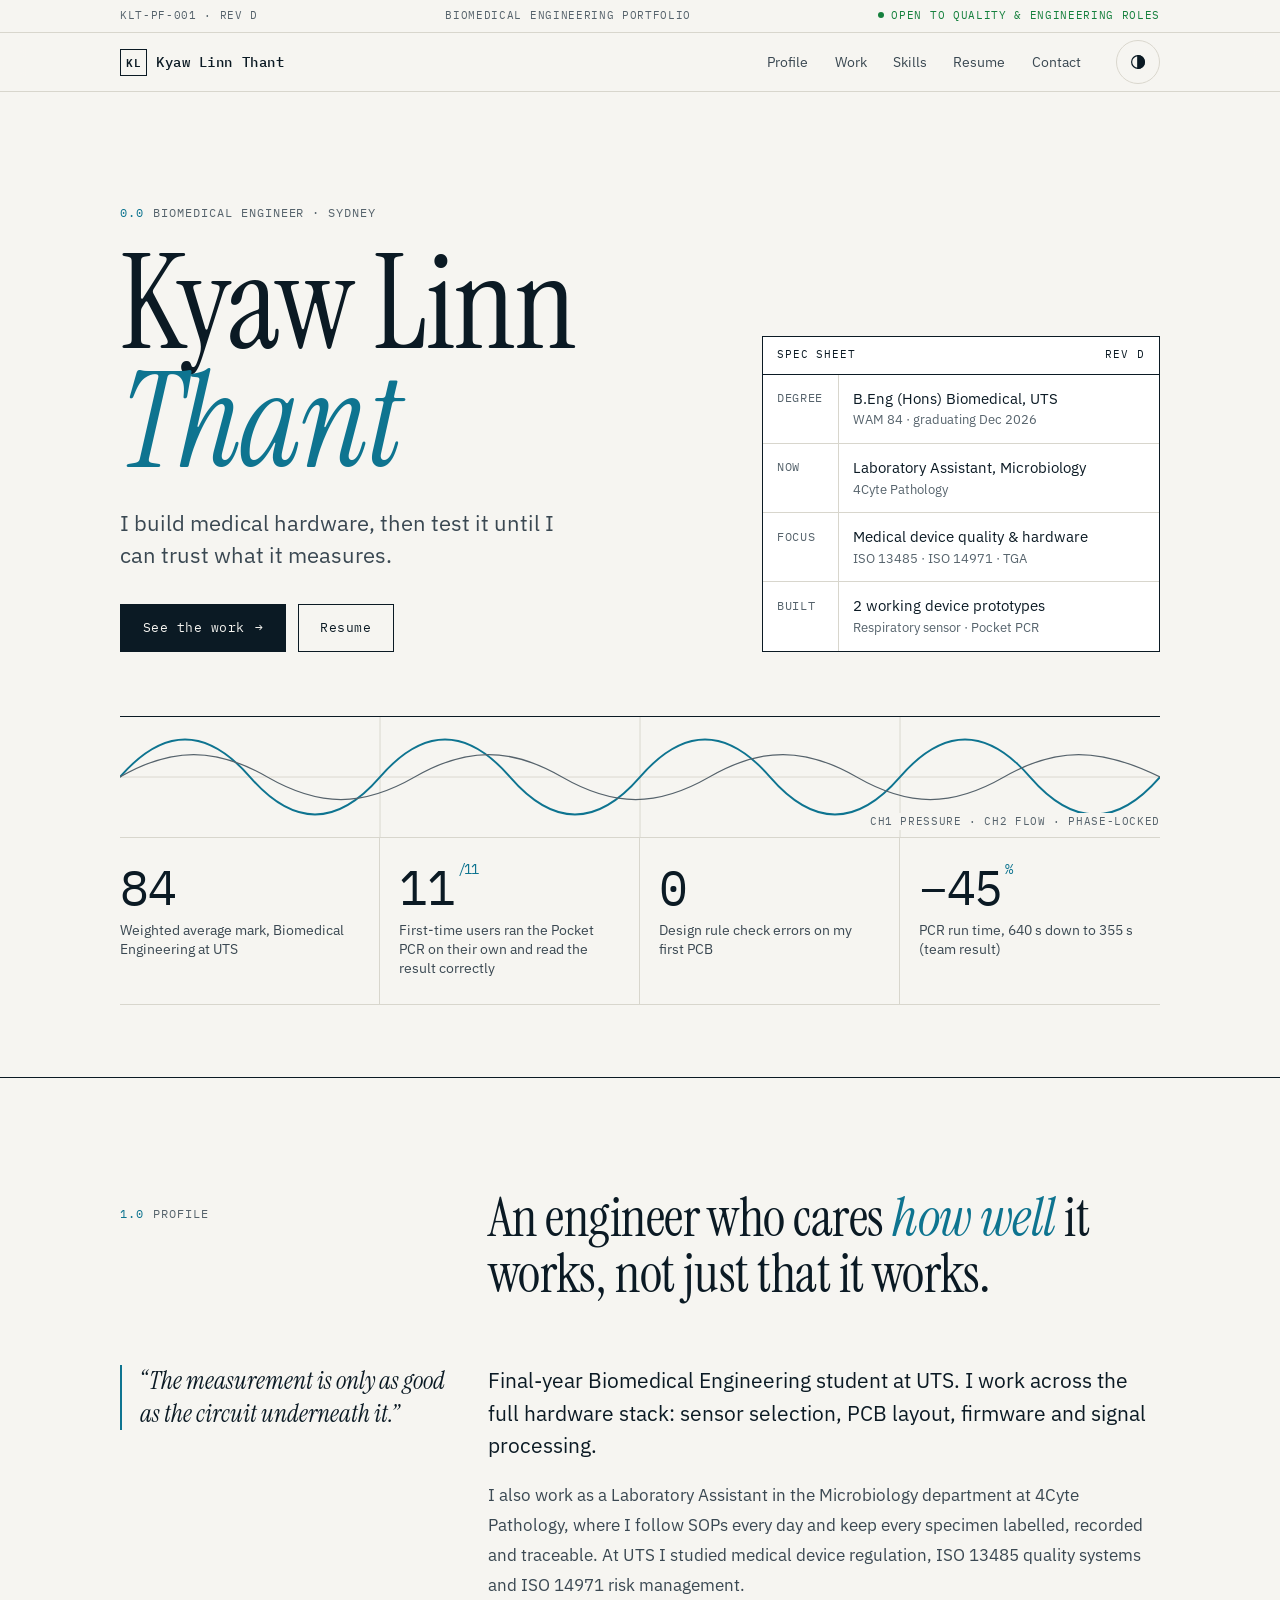
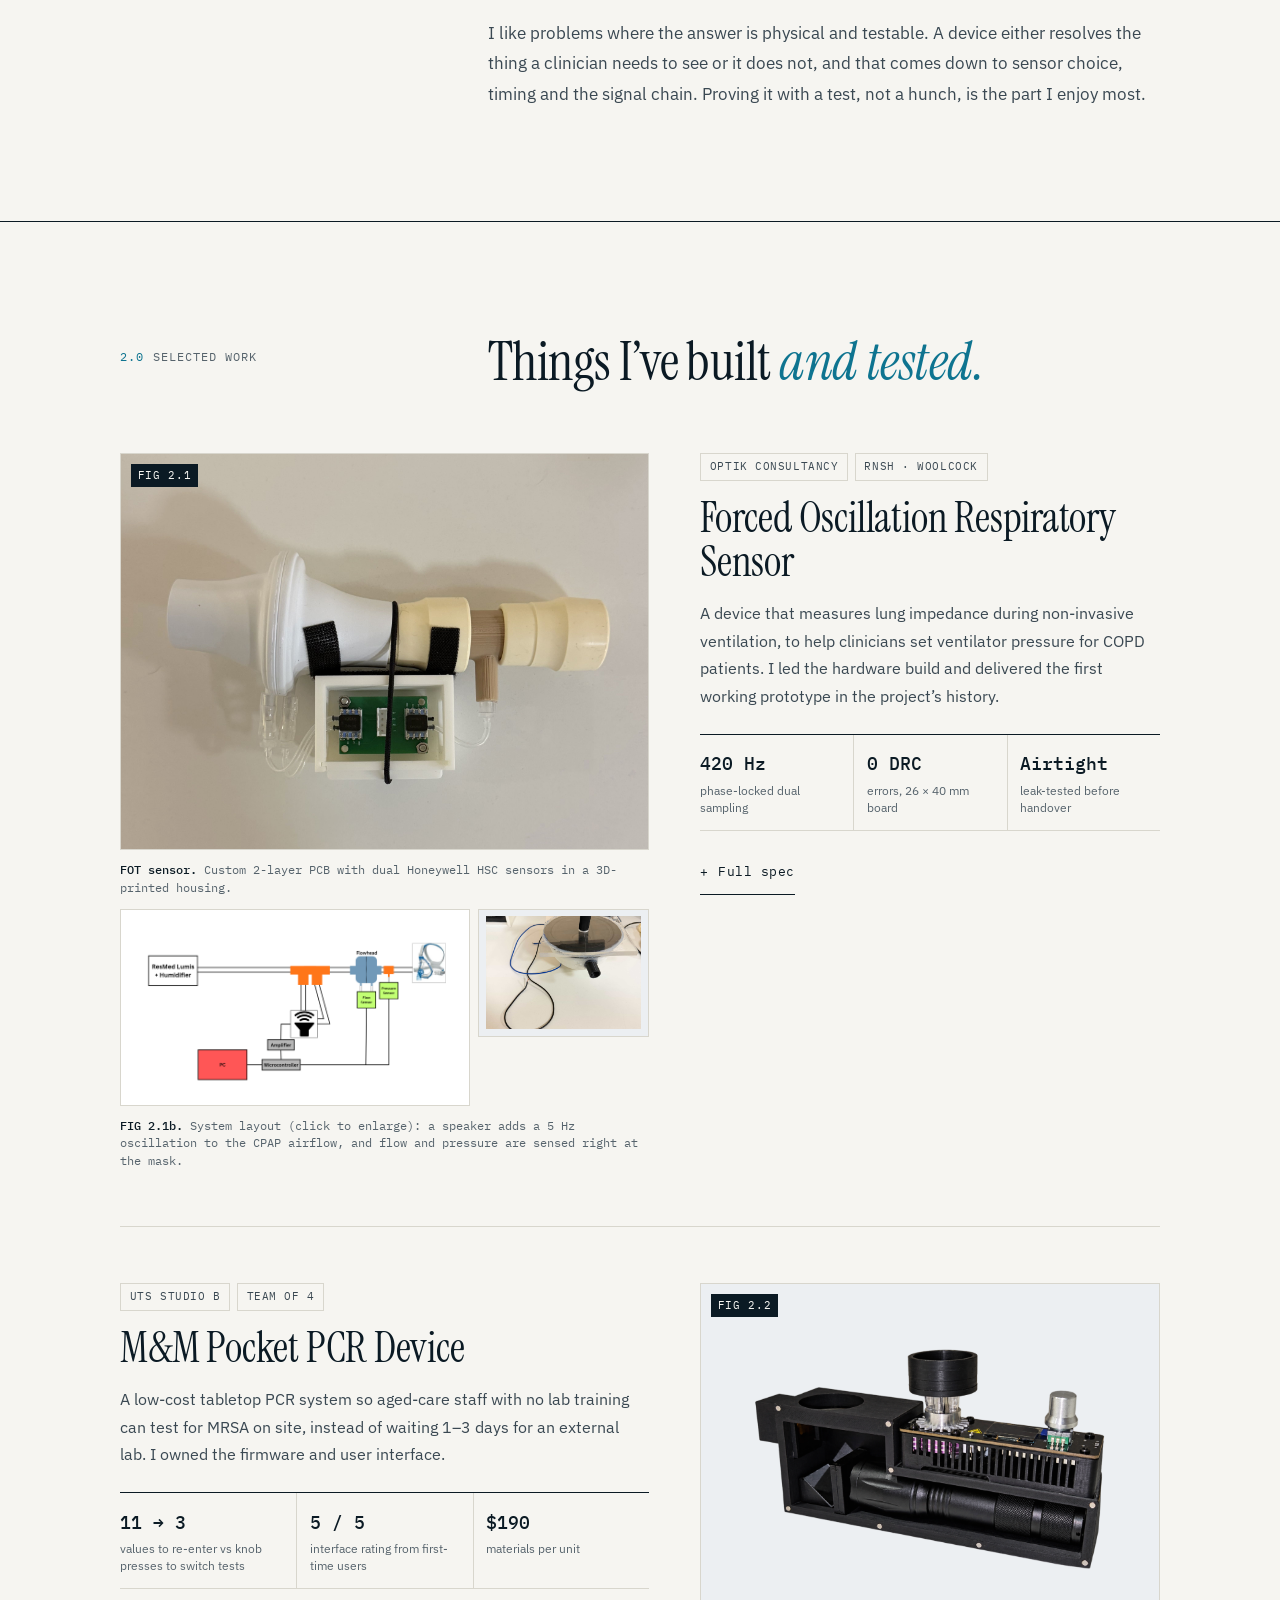
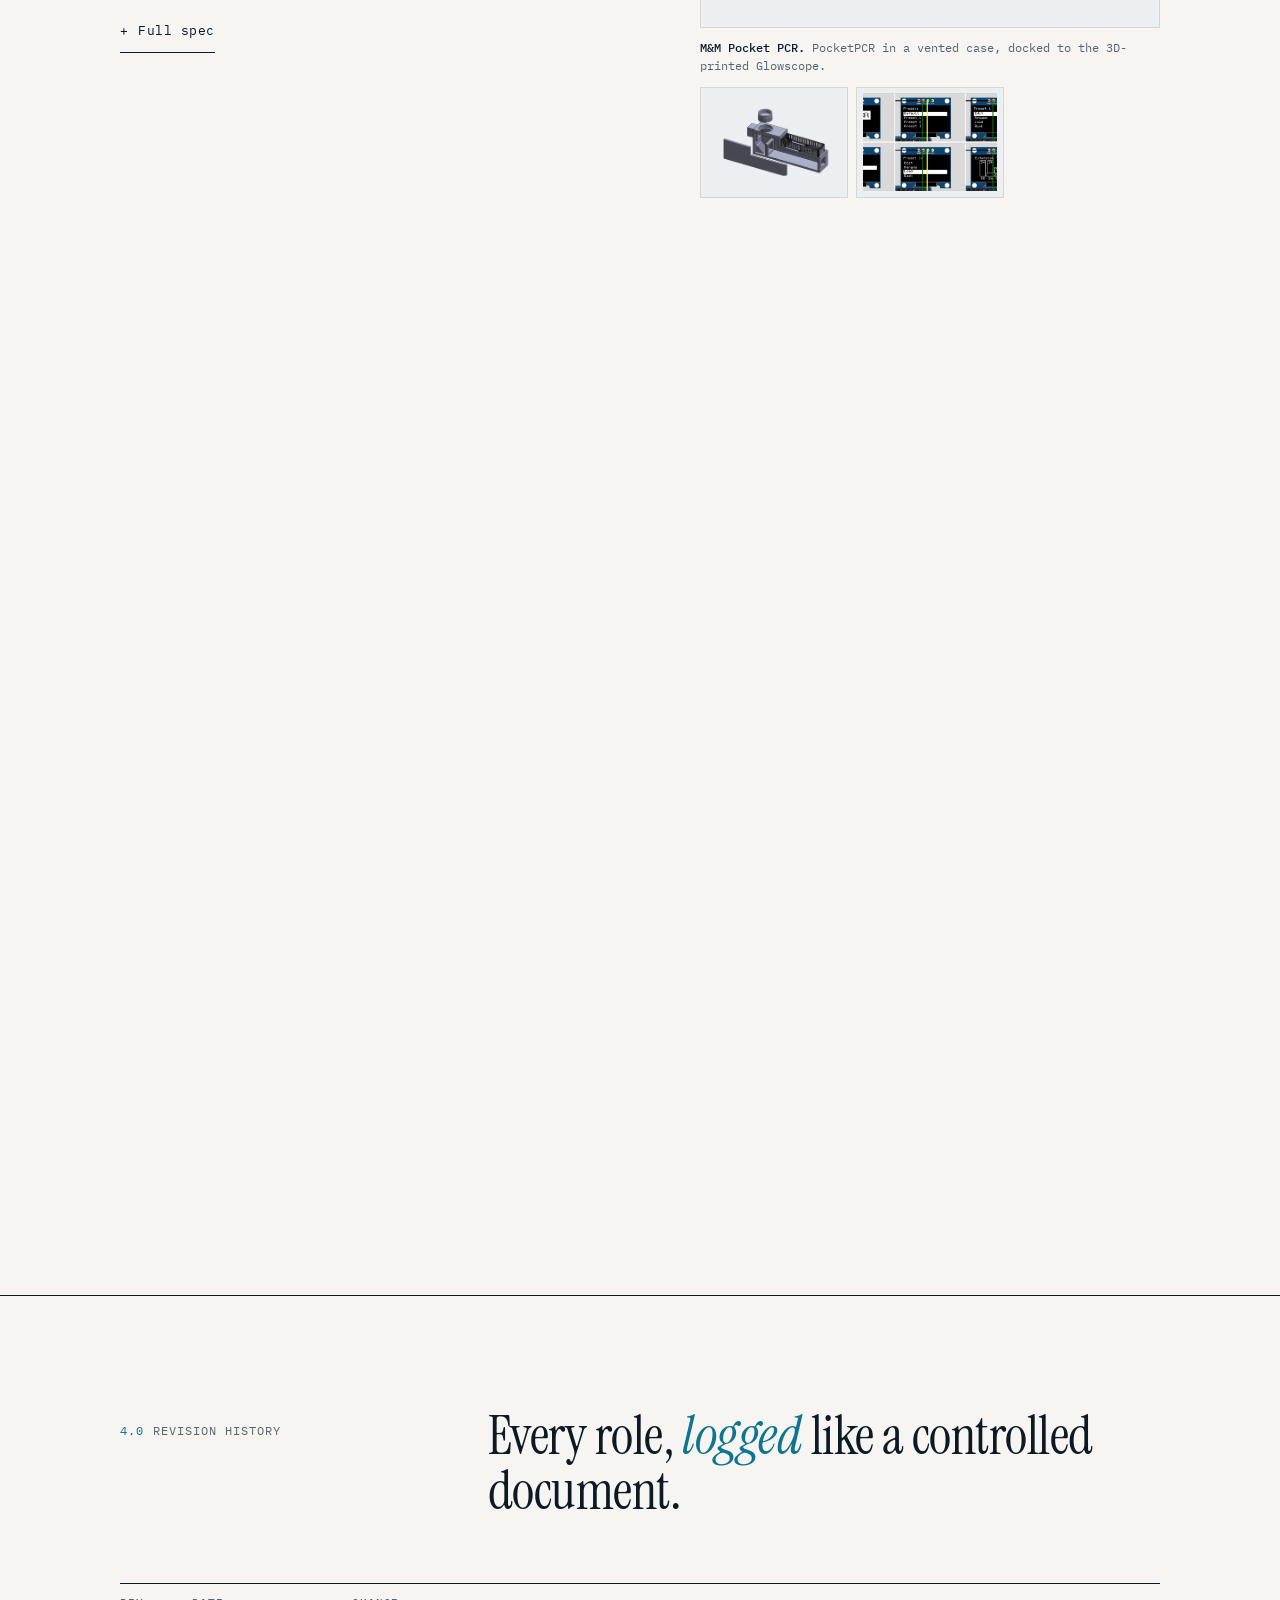
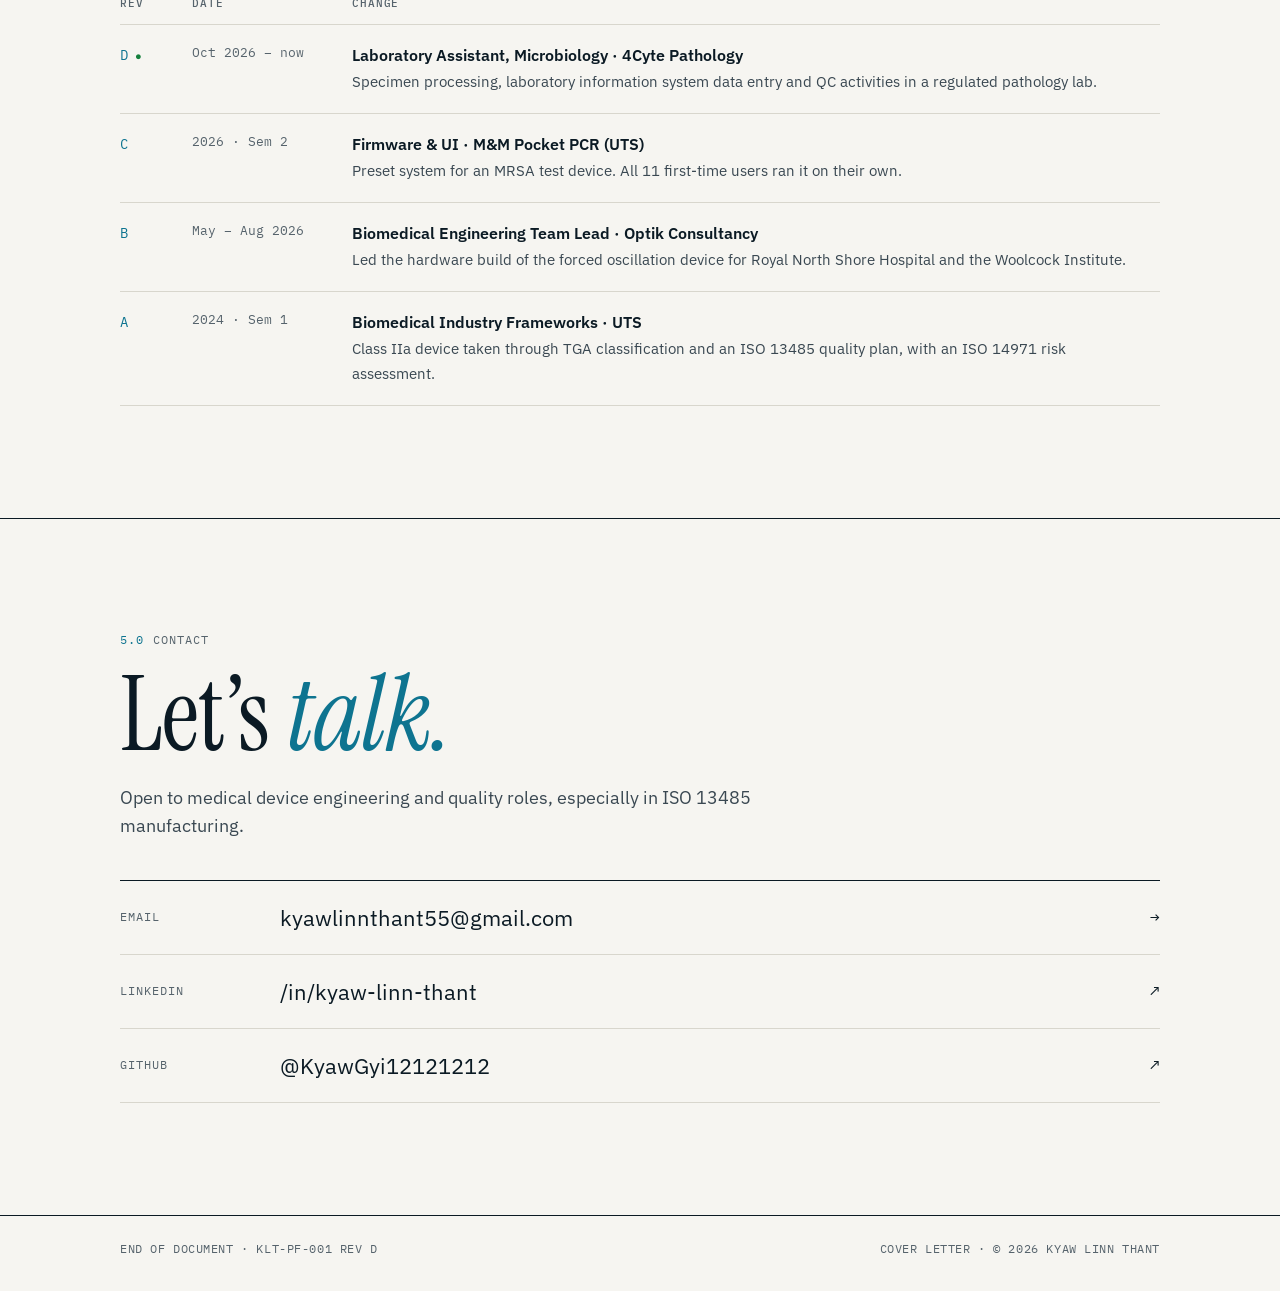
<file: index.html>
<!DOCTYPE html>
<html lang="en" class="no-js">
<head>
<meta charset="UTF-8">
<meta name="viewport" content="width=device-width, initial-scale=1.0">
<title>Kyaw Linn Thant | Biomedical Engineer</title>
<meta name="description" content="Kyaw Linn Thant: biomedical engineer in Sydney. Medical device hardware, firmware and quality (ISO 13485, ISO 14971).">
<link rel="preconnect" href="https://fonts.googleapis.com">
<link rel="preconnect" href="https://fonts.gstatic.com" crossorigin>
<link href="https://fonts.googleapis.com/css2?family=IBM+Plex+Mono:wght@400;500&family=IBM+Plex+Sans:wght@400;500;600&family=Instrument+Serif:ital@0;1&display=swap" rel="stylesheet">
<link rel="stylesheet" href="style.css">
<script>
  document.documentElement.classList.remove('no-js');
  try { var t = localStorage.getItem('theme'); if (t) document.documentElement.dataset.theme = t; } catch (e) {}
</script>
</head>
<body>

<div class="doc-strip" aria-hidden="true">
  <div class="container">
    <span>KLT-PF-001 · Rev D</span>
    <span class="hide-sm">Biomedical engineering portfolio</span>
    <span class="status">Open to quality &amp; engineering roles</span>
  </div>
</div>

<nav class="site-nav" aria-label="Main">
  <div class="container">
    <a href="index.html" class="brand"><span class="brand-mark">KL</span><span class="brand-text">Kyaw Linn Thant</span></a>
    <ul class="nav-links">
      <li><a href="#profile">Profile</a></li>
      <li><a href="#work">Work</a></li>
      <li><a href="#capability">Skills</a></li>
      <li><a href="resume.html">Resume</a></li>
      <li><a href="#contact">Contact</a></li>
    </ul>
    <button class="theme-btn" type="button" aria-label="Switch light or dark theme">
      <svg viewBox="0 0 24 24" fill="none" stroke="currentColor" stroke-width="1.6" aria-hidden="true"><circle cx="12" cy="12" r="8.5"/><path d="M12 3.5v17" /><path d="M12 3.5a8.5 8.5 0 0 1 0 17z" fill="currentColor"/></svg>
    </button>
  </div>
</nav>

<main>
<!-- HERO -->
<header class="hero">
  <div class="container">
    <div class="hero-grid">
      <div>
        <p class="label"><span class="num">0.0</span>Biomedical Engineer · Sydney</p>
        <h1><span class="line">Kyaw Linn</span><span class="line"><em>Thant</em></span></h1>
        <p class="hero-lede">I build medical hardware, then test it until I can trust what it measures.</p>
        <div class="hero-cta">
          <a href="#work" class="btn btn-solid">See the work <span class="arr" aria-hidden="true">→</span></a>
          <a href="resume.html" class="btn btn-line">Resume</a>
        </div>
      </div>

      <aside class="spec-sheet" aria-label="Summary">
        <div class="spec-sheet-head"><span>Spec sheet</span><span>Rev D</span></div>
        <dl>
          <dt>Degree</dt><dd>B.Eng (Hons) Biomedical, UTS<small>WAM 84 · graduating Dec 2026</small></dd>
          <dt>Now</dt><dd>Laboratory Assistant, Microbiology<small>4Cyte Pathology</small></dd>
          <dt>Focus</dt><dd>Medical device quality &amp; hardware<small>ISO 13485 · ISO 14971 · TGA</small></dd>
          <dt>Built</dt><dd>2 working device prototypes<small>Respiratory sensor · Pocket PCR</small></dd>
        </dl>
      </aside>
    </div>

    <div class="trace" aria-hidden="true">
      <svg viewBox="0 0 1200 120" preserveAspectRatio="none">
        <line class="grid-line" x1="0" y1="60" x2="1200" y2="60"/>
        <line class="grid-line" x1="300" y1="0" x2="300" y2="120"/>
        <line class="grid-line" x1="600" y1="0" x2="600" y2="120"/>
        <line class="grid-line" x1="900" y1="0" x2="900" y2="120"/>
        <path class="wave" d="M0 60 C 50 10, 100 10, 150 60 S 250 110, 300 60 S 400 10, 450 60 S 550 110, 600 60 S 700 10, 750 60 S 850 110, 900 60 S 1000 10, 1050 60 S 1150 110, 1200 60"/>
        <path class="wave-2" d="M0 60 C 60 30, 110 30, 170 60 S 280 90, 340 60 S 450 30, 510 60 S 620 90, 680 60 S 790 30, 850 60 S 960 90, 1020 60 S 1130 30, 1200 60"/>
      </svg>
      <span class="trace-cap">Ch1 pressure · Ch2 flow · phase-locked</span>
    </div>

    <div class="metrics">
      <div class="metric"><div class="metric-val">84</div><div class="metric-lbl">Weighted average mark, Biomedical Engineering at UTS</div></div>
      <div class="metric"><div class="metric-val">11<sup>/11</sup></div><div class="metric-lbl">First-time users ran the Pocket PCR on their own and read the result correctly</div></div>
      <div class="metric"><div class="metric-val">0</div><div class="metric-lbl">Design rule check errors on my first PCB</div></div>
      <div class="metric"><div class="metric-val">−45<sup>%</sup></div><div class="metric-lbl">PCR run time, 640 s down to 355 s (team result)</div></div>
    </div>
  </div>
</header>

<!-- 1.0 PROFILE -->
<section id="profile" class="section reveal">
  <div class="container">
    <div class="section-head">
      <p class="label"><span class="num">1.0</span>Profile</p>
      <h2>An engineer who cares <em>how well</em> it works, not just that it works.</h2>
    </div>
    <div class="profile-body">
      <p class="pull">“The measurement is only as good as the circuit underneath it.”</p>
      <div class="prose">
        <p>Final-year Biomedical Engineering student at UTS. I work across the full hardware stack: sensor selection, PCB layout, firmware and signal processing.</p>
        <p>I also work as a Laboratory Assistant in the Microbiology department at 4Cyte Pathology, where I follow SOPs every day and keep every specimen labelled, recorded and traceable. At UTS I studied medical device regulation, ISO 13485 quality systems and ISO 14971 risk management.</p>
        <p>I like problems where the answer is physical and testable. A device either resolves the thing a clinician needs to see or it does not, and that comes down to sensor choice, timing and the signal chain. Proving it with a test, not a hunch, is the part I enjoy most.</p>
      </div>
    </div>
  </div>
</section>

<!-- 2.0 WORK -->
<section id="work" class="section reveal">
  <div class="container">
    <div class="section-head">
      <p class="label"><span class="num">2.0</span>Selected work</p>
      <h2>Things I’ve built <em>and tested.</em></h2>
    </div>

    <!-- 2.1 FOT -->
    <article class="project">
      <figure class="project-fig">
        <div class="fig-frame cover"><span class="corner">FIG 2.1</span><img src="images/sensor.jpg" alt="FOT sensor PCB mounted in its 3D-printed housing" loading="lazy" width="1200" height="900"></div>
        <figcaption><b>FOT sensor.</b> Custom 2-layer PCB with dual Honeywell HSC sensors in a 3D-printed housing.</figcaption>
        <div class="thumbs">
          <a href="images/fot-system.png" target="_blank" rel="noopener" class="fig-frame" style="background:#fff;grid-column:span 2;aspect-ratio:16/9" aria-label="Open system diagram full size"><img style="padding:2%" src="images/fot-system.png" alt="System diagram: CPAP machine, speaker T-junction, flowhead with flow sensor, pressure sensor at the mask, microcontroller and PC" loading="lazy"></a>
          <div class="fig-frame cover"><img src="images/cad.jpg" alt="Speaker and equaliser tube test set-up" loading="lazy"></div>
        </div>
        <figcaption><b>FIG 2.1b.</b> System layout (click to enlarge): a speaker adds a 5 Hz oscillation to the CPAP airflow, and flow and pressure are sensed right at the mask.</figcaption>
      </figure>
      <div>
        <div class="project-meta"><span class="chip">Optik Consultancy</span><span class="chip">RNSH · Woolcock</span></div>
        <h3>Forced Oscillation Respiratory Sensor</h3>
        <p class="project-desc">A device that measures lung impedance during non-invasive ventilation, to help clinicians set ventilator pressure for COPD patients. I led the hardware build and delivered the first working prototype in the project’s history.</p>
        <div class="kpis">
          <div class="kpi"><div class="kpi-val">420 Hz</div><div class="kpi-lbl">phase-locked dual sampling</div></div>
          <div class="kpi"><div class="kpi-val">0 DRC</div><div class="kpi-lbl">errors, 26 × 40 mm board</div></div>
          <div class="kpi"><div class="kpi-val">Airtight</div><div class="kpi-lbl">leak-tested before handover</div></div>
        </div>
        <details class="spec">
          <summary><span class="plus" aria-hidden="true">+</span> Full spec</summary>
          <div class="spec-rows">
            <div class="spec-row"><span class="spec-key">Problem</span><span class="spec-val">No commercial system measures lung mechanics during non-invasive ventilation, so clinicians set CPAP pressure without live data.</span></div>
            <div class="spec-row"><span class="spec-key">How it works</span><span class="spec-val">A speaker adds a gentle 5 Hz oscillation to the airflow from a ResMed Lumis 150 CPAP machine. Pressure and flow are measured at the mask, and impedance (Z = P/Q) gives the lungs’ resistance and reactance.</span></div>
            <div class="spec-row"><span class="spec-key">My role</span><span class="spec-val">Team lead in a seven-person team, working on the sensor sub-team: sensor selection, PCB design, analog front end, firmware, SolidWorks parts, Flask dashboard, final sealing and leak testing</span></div>
            <div class="spec-row"><span class="spec-key">Sensors</span><span class="spec-val">Dual Honeywell HSC analog sensors: airway pressure (±10 inH₂O) and differential pressure across a pneumotach for flow (±2 inH₂O)</span></div>
            <div class="spec-row"><span class="spec-key">Trade-offs</span><span class="spec-val">Rejected the Sensirion SDP3x (thermal sensor, too fragile in humid breath) and the I²C options, Amphenol DLVR and digital HSC (sequential reads skew the phase). Left out RC filters because unmatched phase lag would distort the reactance reading.</span></div>
            <div class="spec-row"><span class="spec-key">Firmware</span><span class="spec-val">Arduino Uno R4. A 70-point sine table makes the 5 Hz tone, and sampling at 420 Hz gives exactly one table cycle per oscillation, so every sample stays phase-locked to the signal.</span></div>
            <div class="spec-row"><span class="spec-key">PCB</span><span class="spec-val">2-layer FR-4, 26 × 40 mm · JST-XH connectors · 0 DRC errors · made by JLCPCB, after a breadboard-first prototype</span></div>
            <div class="spec-row"><span class="spec-key">Quality</span><span class="spec-val">Sealed and leak-tested the full pneumatic path, and documented test results and limits for handover.</span></div>
            <div class="spec-row"><span class="spec-key">Status</span><span class="spec-val">Working proof of concept, not a clinical device. Calibration against a 3 L syringe and a reference load is the next step.</span></div>
            <div class="spec-row"><span class="spec-key">Lessons</span><span class="spec-val">Freeze the interfaces between sub-teams early and treat them as controlled documents. Write the system test plan alongside the design, not at the end.</span></div>
          </div>
        </details>
      </div>
    </article>

    <!-- 2.2 PCR -->
    <article class="project flip">
      <figure class="project-fig">
        <div class="fig-frame"><span class="corner">FIG 2.2</span><img src="images/pcr-device.png" alt="M&amp;M PCR device: PocketPCR in a vented case beside the Glowscope enclosure" loading="lazy" width="1200" height="720"></div>
        <figcaption><b>M&amp;M Pocket PCR.</b> PocketPCR in a vented case, docked to the 3D-printed Glowscope.</figcaption>
        <div class="thumbs">
          <div class="fig-frame"><img src="images/pcr-cad.png" alt="CAD model of the Glowscope enclosure" loading="lazy"></div>
          <div class="fig-frame cover"><img src="images/pcr-ui.jpg" alt="Preset menu screens running in the Wokwi simulator" loading="lazy"></div>
        </div>
      </figure>
      <div>
        <div class="project-meta"><span class="chip">UTS Studio B</span><span class="chip">Team of 4</span></div>
        <h3>M&amp;M Pocket PCR Device</h3>
        <p class="project-desc">A low-cost tabletop PCR system so aged-care staff with no lab training can test for MRSA on site, instead of waiting 1–3 days for an external lab. I owned the firmware and user interface.</p>
        <div class="kpis">
          <div class="kpi"><div class="kpi-val">11 → 3</div><div class="kpi-lbl">values to re-enter vs knob presses to switch tests</div></div>
          <div class="kpi"><div class="kpi-val">5 / 5</div><div class="kpi-lbl">interface rating from first-time users</div></div>
          <div class="kpi"><div class="kpi-val">$190</div><div class="kpi-lbl">materials per unit</div></div>
        </div>
        <details class="spec">
          <summary><span class="plus" aria-hidden="true">+</span> Full spec</summary>
          <div class="spec-rows">
            <div class="spec-row"><span class="spec-key">Project</span><span class="spec-val">Adapted the open-source GaudiLabs PocketPCR and the Glowscope into one system that detects the MRSA mecA gene, with a vented case, a faster fan and a 3D-printed viewing enclosure.</span></div>
            <div class="spec-row"><span class="spec-key">My role</span><span class="spec-val">Firmware and user interface (C++ / Arduino on an Adafruit Feather M0)</span></div>
            <div class="spec-row"><span class="spec-key">Built</span><span class="spec-val">Five saved, nameable PCR presets on a single knob, with their own flash storage so they survive power-off and never overwrite the original settings.</span></div>
            <div class="spec-row"><span class="spec-key">Safety</span><span class="spec-val">Left all heater, PID and thermistor code byte-identical to the original and confirmed it by direct file comparison, so UI changes could not affect temperature control.</span></div>
            <div class="spec-row"><span class="spec-key">Testing</span><span class="spec-val">Built an Arduino Uno test rig in the Wokwi simulator and fixed two bugs before touching the real device, then ran a full heating cycle on hardware. Changes tracked in Git.</span></div>
            <div class="spec-row"><span class="spec-key">Results</span><span class="spec-val">Team run time cut from 640 s to 355 s. All 11 users with no PCR experience ran it on their own and correctly identified positive and negative samples.</span></div>
            <div class="spec-row"><span class="spec-key">Next</span><span class="spec-val">TGA IVD classification, and quality and risk documentation to ISO 13485, ISO 14971 and ISO 20916.</span></div>
          </div>
        </details>
      </div>
    </article>
  </div>
</section>

<!-- 3.0 CAPABILITY -->
<section id="capability" class="section reveal">
  <div class="container">
    <div class="section-head">
      <p class="label"><span class="num">3.0</span>Capability</p>
      <h2>From the <em>standard</em> to the solder joint.</h2>
    </div>
    <div class="matrix">
      <div class="cap feature">
        <span class="cap-id">3.1</span>
        <h3>Quality &amp; Regulatory</h3>
        <ul>
          <li>ISO 13485 quality systems</li>
          <li>ISO 14971 risk management (FMEA, RPN)</li>
          <li>TGA device classification</li>
          <li>SOPs, work instructions, traceability</li>
          <li>Inspection and leak testing</li>
        </ul>
      </div>
      <div class="cap">
        <span class="cap-id">3.2</span>
        <h3>Laboratory</h3>
        <ul>
          <li>Specimen handling and labelling</li>
          <li>Laboratory information system data entry</li>
          <li>Equipment set-up and routine checks</li>
          <li>Safe handling of biohazards</li>
          <li>Stock control</li>
        </ul>
      </div>
      <div class="cap">
        <span class="cap-id">3.3</span>
        <h3>Hardware &amp; PCB</h3>
        <ul>
          <li>EasyEDA Pro schematic and layout</li>
          <li>Gerber export, JLCPCB fabrication</li>
          <li>Sensor selection</li>
          <li>Analog signal chain design</li>
        </ul>
      </div>
      <div class="cap">
        <span class="cap-id">3.4</span>
        <h3>Firmware &amp; Embedded</h3>
        <ul>
          <li>Arduino / C++, state-machine UIs</li>
          <li>Hardware timer interrupts</li>
          <li>Flash storage on SAMD21</li>
          <li>Wokwi simulation, Git</li>
        </ul>
      </div>
      <div class="cap">
        <span class="cap-id">3.5</span>
        <h3>CAD &amp; Mechanical</h3>
        <ul>
          <li>SolidWorks part modelling</li>
          <li>Enclosure and tubing design</li>
          <li>FDM 3D printing and tolerancing</li>
          <li>FEA</li>
        </ul>
      </div>
      <div class="cap">
        <span class="cap-id">3.6</span>
        <h3>Software &amp; Signals</h3>
        <ul>
          <li>Python, MATLAB, Flask dashboards</li>
          <li>FFT, phase-sensitive detection</li>
          <li>Impedance measurement</li>
          <li>LTspice simulation</li>
        </ul>
      </div>
    </div>
  </div>
</section>

<!-- 4.0 REVISION HISTORY -->
<section id="history" class="section reveal">
  <div class="container">
    <div class="section-head">
      <p class="label"><span class="num">4.0</span>Revision history</p>
      <h2>Every role, <em>logged</em> like a controlled document.</h2>
    </div>
    <table class="rev-table">
      <thead><tr><th scope="col">Rev</th><th scope="col">Date</th><th scope="col">Change</th></tr></thead>
      <tbody>
        <tr class="current"><td class="rev">D</td><td class="date">Oct 2026 – now</td><td class="what"><b>Laboratory Assistant, Microbiology · 4Cyte Pathology</b><span>Specimen processing, laboratory information system data entry and QC activities in a regulated pathology lab.</span></td></tr>
        <tr><td class="rev">C</td><td class="date">2026 · Sem 2</td><td class="what"><b>Firmware &amp; UI · M&amp;M Pocket PCR (UTS)</b><span>Preset system for an MRSA test device. All 11 first-time users ran it on their own.</span></td></tr>
        <tr><td class="rev">B</td><td class="date">May – Aug 2026</td><td class="what"><b>Biomedical Engineering Team Lead · Optik Consultancy</b><span>Led the hardware build of the forced oscillation device for Royal North Shore Hospital and the Woolcock Institute.</span></td></tr>
        <tr><td class="rev">A</td><td class="date">2024 · Sem 1</td><td class="what"><b>Biomedical Industry Frameworks · UTS</b><span>Class IIa device taken through TGA classification and an ISO 13485 quality plan, with an ISO 14971 risk assessment.</span></td></tr>
      </tbody>
    </table>
  </div>
</section>

<!-- 5.0 CONTACT -->
<section id="contact" class="section contact reveal">
  <div class="container">
    <p class="label"><span class="num">5.0</span>Contact</p>
    <h2 style="margin-top:1rem">Let’s <em>talk.</em></h2>
    <p class="contact-sub">Open to medical device engineering and quality roles, especially in ISO 13485 manufacturing.</p>
    <div class="contact-list">
      <a href="mailto:kyawlinnthant55@gmail.com" class="contact-row"><span class="k">Email</span><span class="v">kyawlinnthant55@gmail.com</span><span class="arr" aria-hidden="true">→</span></a>
      <a href="https://www.linkedin.com/in/kyaw-linn-thant-ba398a247/" target="_blank" rel="noopener" class="contact-row"><span class="k">LinkedIn</span><span class="v">/in/kyaw-linn-thant</span><span class="arr" aria-hidden="true">↗</span></a>
      <a href="https://github.com/KyawGyi12121212" target="_blank" rel="noopener" class="contact-row"><span class="k">GitHub</span><span class="v">@KyawGyi12121212</span><span class="arr" aria-hidden="true">↗</span></a>
    </div>
  </div>
</section>
</main>

<footer class="site-foot">
  <div class="container">
    <span>End of document · KLT-PF-001 Rev D</span>
    <span><a href="letter.html" style="text-decoration:none">Cover letter</a> · © 2026 Kyaw Linn Thant</span>
  </div>
</footer>

<script>
// Theme toggle
(function () {
  var btn = document.querySelector('.theme-btn');
  if (!btn) return;
  btn.addEventListener('click', function () {
    var root = document.documentElement;
    var cur = root.dataset.theme || (matchMedia('(prefers-color-scheme: dark)').matches ? 'dark' : 'light');
    var next = cur === 'dark' ? 'light' : 'dark';
    root.dataset.theme = next;
    try { localStorage.setItem('theme', next); } catch (e) {}
  });
})();

// Scroll reveal
(function () {
  var els = document.querySelectorAll('.reveal');
  if (!('IntersectionObserver' in window)) { els.forEach(function (el) { el.classList.add('visible'); }); return; }
  var obs = new IntersectionObserver(function (entries) {
    entries.forEach(function (en) { if (en.isIntersecting) { en.target.classList.add('visible'); obs.unobserve(en.target); } });
  }, { threshold: 0.08 });
  els.forEach(function (el) { obs.observe(el); });
})();

// Active nav link
(function () {
  var links = document.querySelectorAll('.nav-links a[href^="#"]');
  var secs = document.querySelectorAll('main section[id]');
  window.addEventListener('scroll', function () {
    var cur = '';
    secs.forEach(function (s) { if (window.scrollY >= s.offsetTop - 140) cur = s.id; });
    links.forEach(function (a) { a.classList.toggle('active', a.getAttribute('href') === '#' + cur); });
  }, { passive: true });
})();
</script>
</body>
</html>
</file>
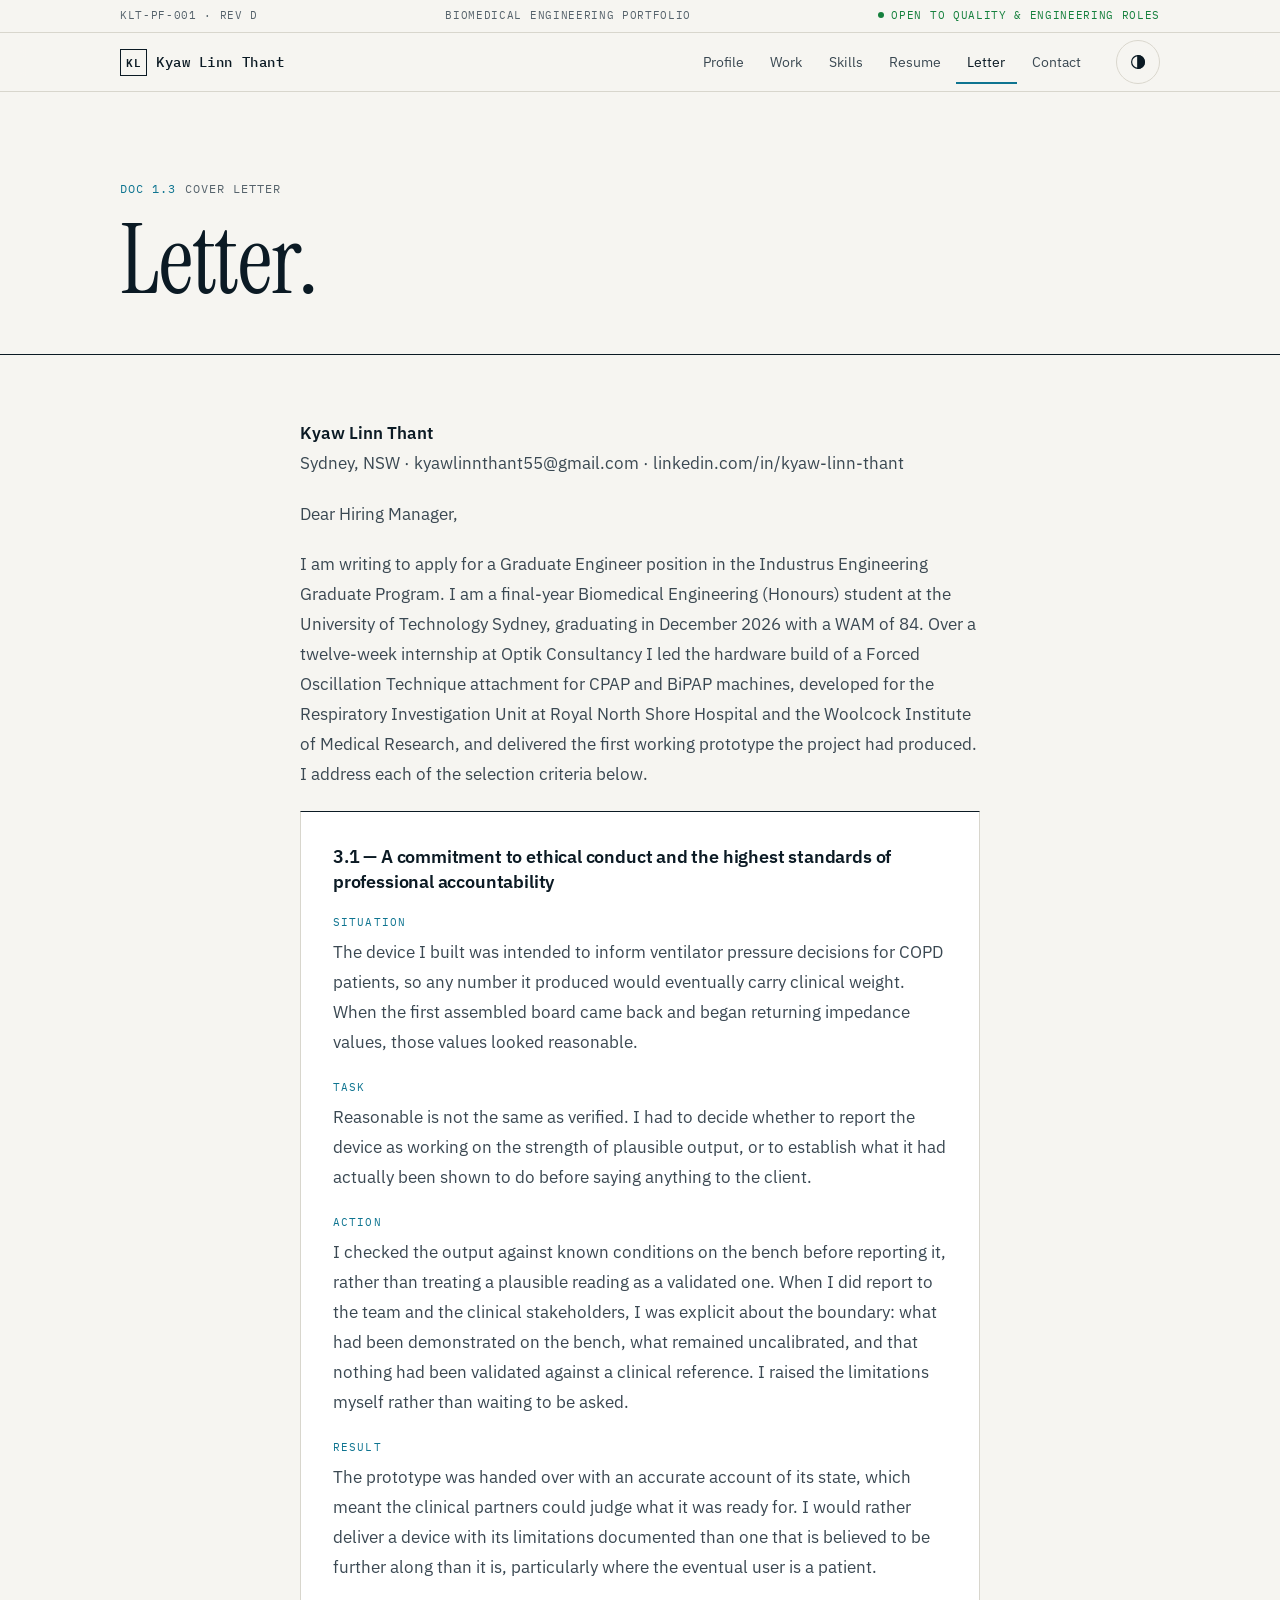
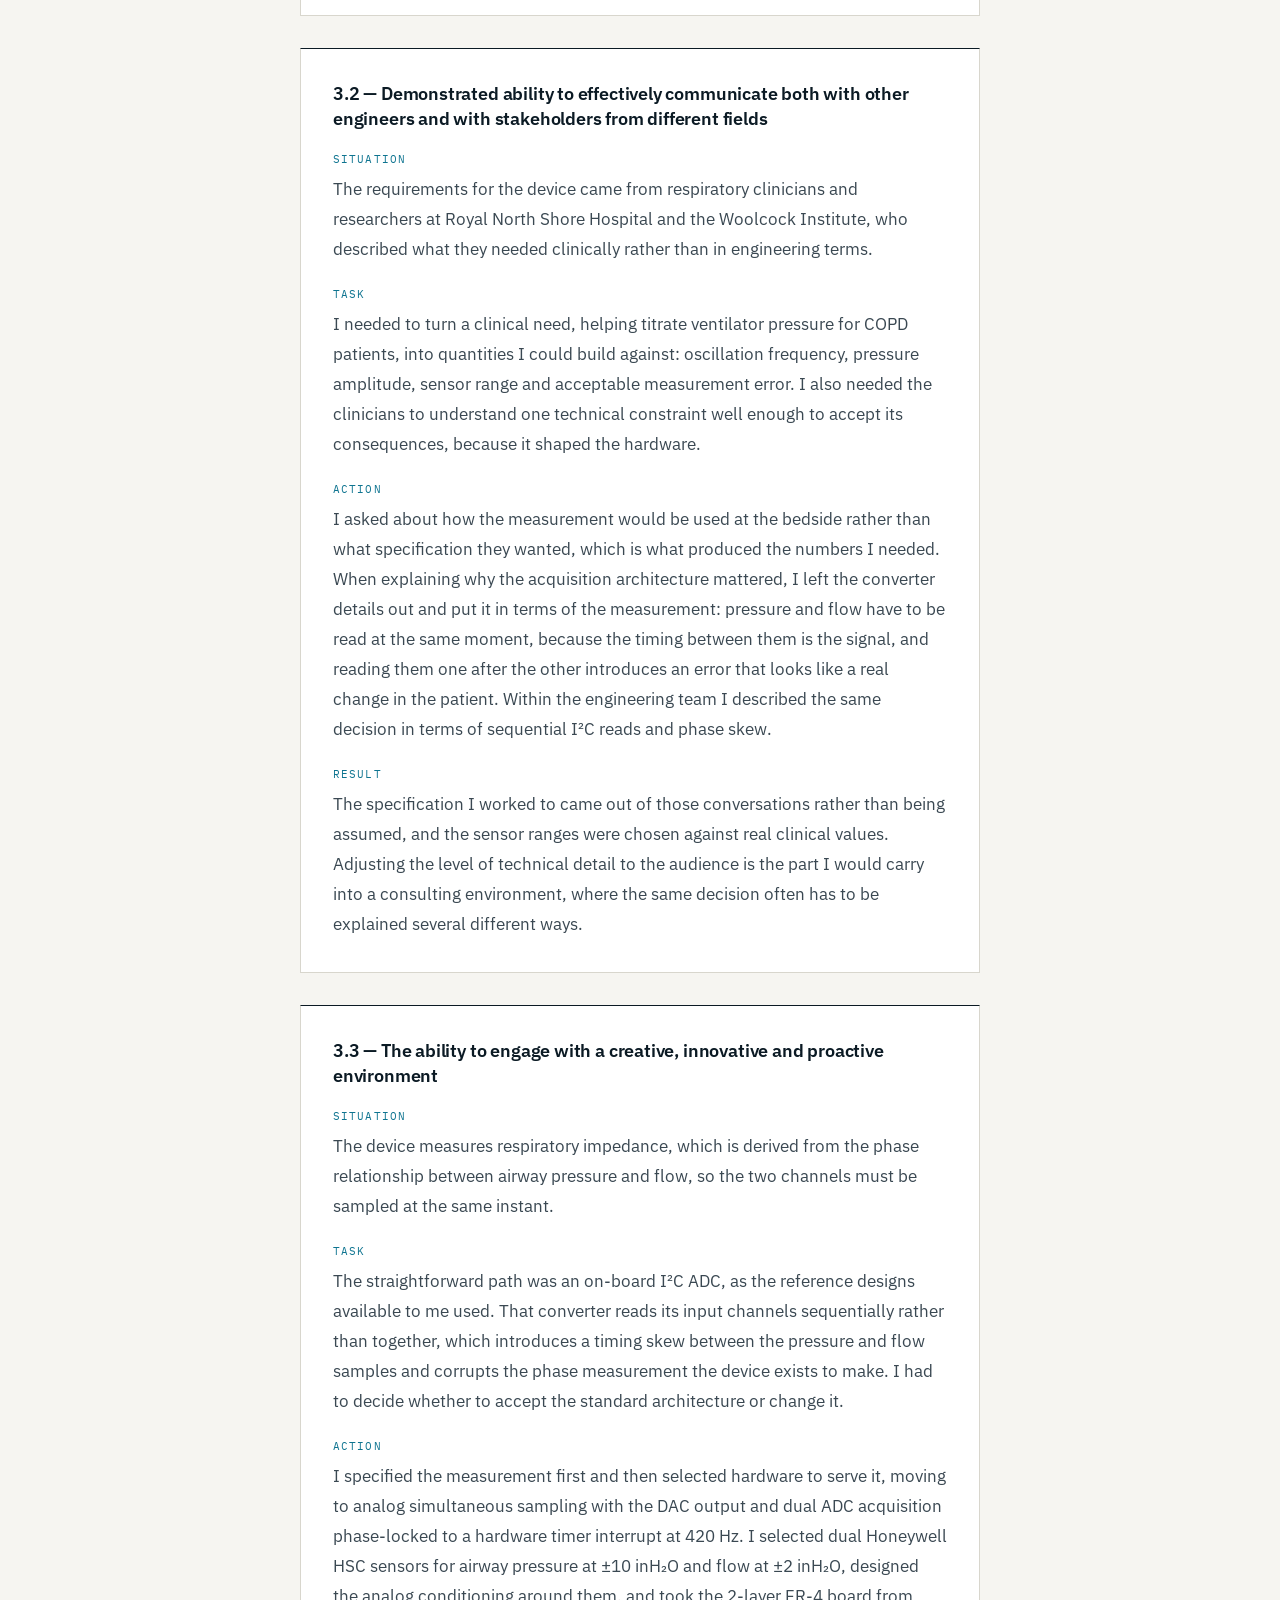
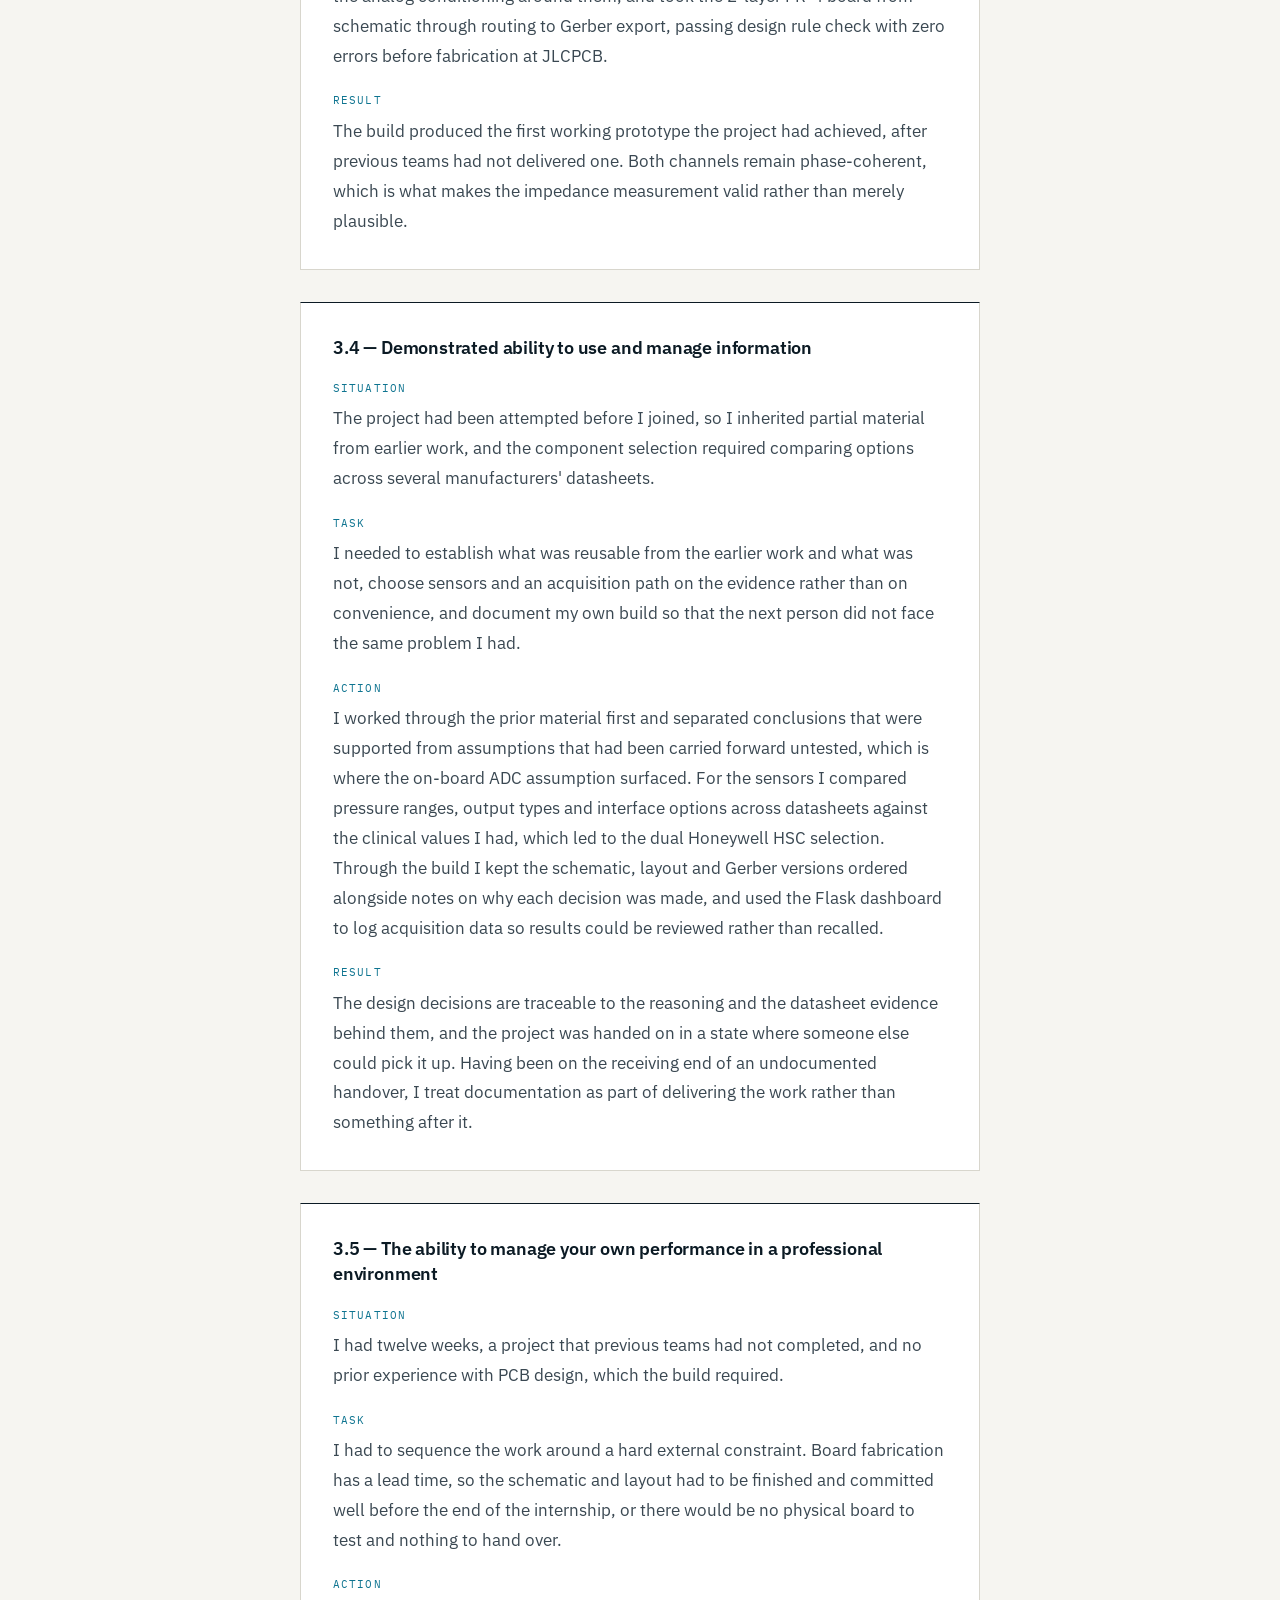
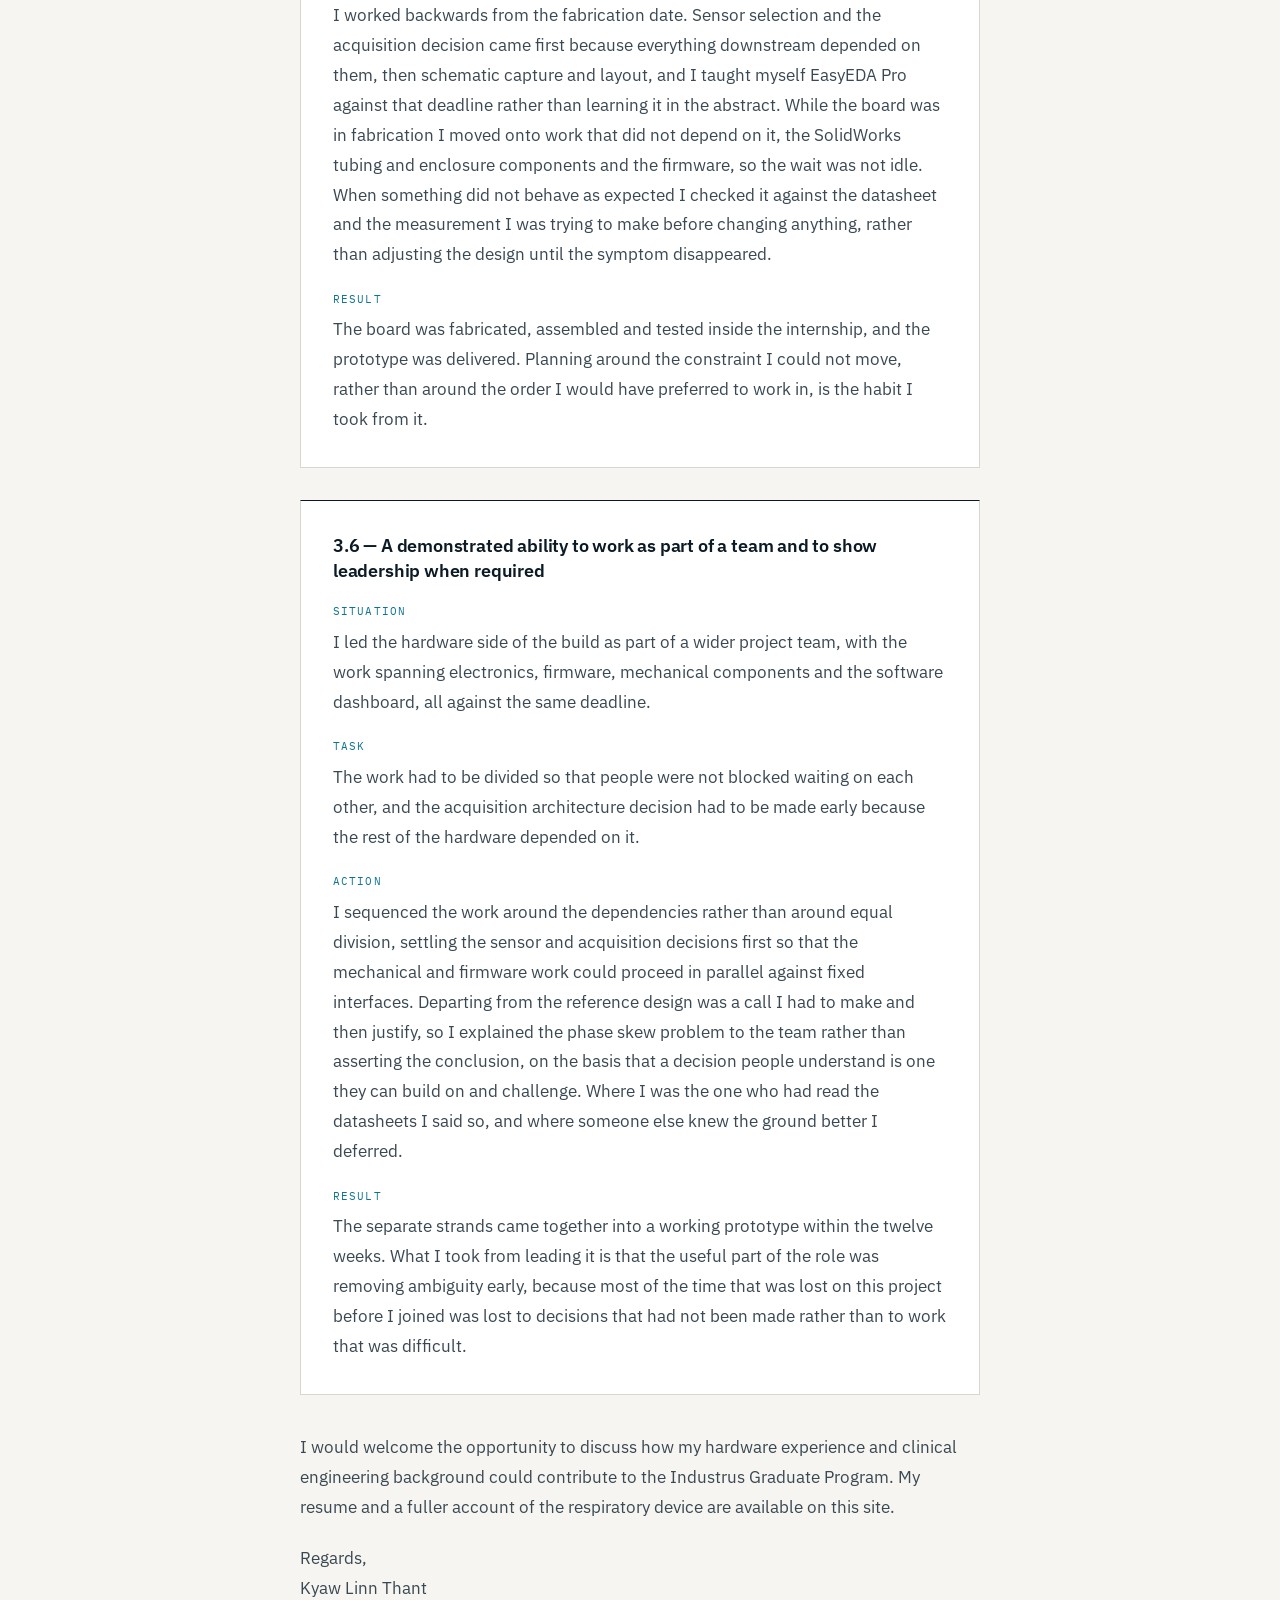
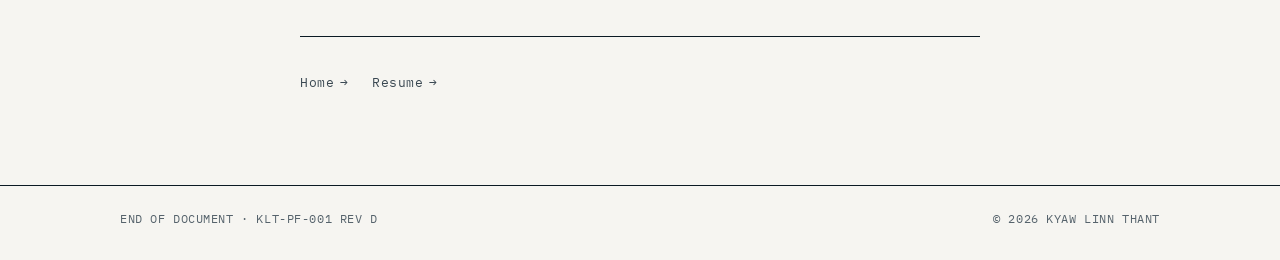
<file: letter.html>
<!DOCTYPE html>
<html lang="en">
<head>
<meta charset="UTF-8">
<meta name="viewport" content="width=device-width, initial-scale=1.0">
<title>Cover Letter — Kyaw Linn Thant</title>
<link rel="preconnect" href="https://fonts.googleapis.com">
<link rel="preconnect" href="https://fonts.gstatic.com" crossorigin>
<link href="https://fonts.googleapis.com/css2?family=IBM+Plex+Mono:wght@400;500&family=IBM+Plex+Sans:wght@400;500;600&family=Instrument+Serif:ital@0;1&display=swap" rel="stylesheet">
<link rel="stylesheet" href="style.css">
<link rel="stylesheet" href="pages.css">
<script>
  try { var t = localStorage.getItem('theme'); if (t) document.documentElement.dataset.theme = t; } catch (e) {}
</script>
</head>
<body>

<div class="doc-strip" aria-hidden="true">
  <div class="container">
    <span>KLT-PF-001 · Rev D</span>
    <span class="hide-sm">Biomedical engineering portfolio</span>
    <span class="status">Open to quality &amp; engineering roles</span>
  </div>
</div>

<nav class="site-nav" aria-label="Main">
  <div class="container">
    <a href="index.html" class="brand"><span class="brand-mark">KL</span><span class="brand-text">Kyaw Linn Thant</span></a>
    <ul class="nav-links">
      <li><a href="index.html#profile">Profile</a></li>
      <li><a href="index.html#work">Work</a></li>
      <li><a href="index.html#capability">Skills</a></li>
      <li><a href="resume.html">Resume</a></li>
      <li><a href="letter.html" class="active" aria-current="page">Letter</a></li>
      <li><a href="index.html#contact">Contact</a></li>
    </ul>
    <button class="theme-btn" type="button" aria-label="Switch light or dark theme">
      <svg viewBox="0 0 24 24" fill="none" stroke="currentColor" stroke-width="1.6" aria-hidden="true"><circle cx="12" cy="12" r="8.5"/><path d="M12 3.5v17" /><path d="M12 3.5a8.5 8.5 0 0 1 0 17z" fill="currentColor"/></svg>
    </button>
  </div>
</nav>

<header class="page-header">
  <div class="container">
    <p class="section-label" data-doc="DOC 1.3">Cover Letter</p>
    <h1>Letter.</h1>
  </div>
</header>

<main class="doc">
  <div class="container">

  <p><strong>Kyaw Linn Thant</strong><br>
  Sydney, NSW · kyawlinnthant55@gmail.com · linkedin.com/in/kyaw-linn-thant</p>

  <p>Dear Hiring Manager,</p>

  <p>I am writing to apply for a Graduate Engineer position in the Industrus Engineering
  Graduate Program. I am a final-year Biomedical Engineering (Honours) student at the
  University of Technology Sydney, graduating in December 2026 with a WAM of 84. Over a
  twelve-week internship at Optik Consultancy I led the hardware build of a Forced
  Oscillation Technique attachment for CPAP and BiPAP machines, developed for the
  Respiratory Investigation Unit at Royal North Shore Hospital and the Woolcock Institute of
  Medical Research, and delivered the first working prototype the project had produced. I
  address each of the selection criteria below.</p>

  <div class="crit">
    <h3>3.1 — A commitment to ethical conduct and the highest standards of professional
    accountability</h3>
    <span class="star-key">Situation</span>
    <p>The device I built was intended to inform ventilator pressure decisions for COPD
    patients, so any number it produced would eventually carry clinical weight. When the
    first assembled board came back and began returning impedance values, those values
    looked reasonable.</p>
    <span class="star-key">Task</span>
    <p>Reasonable is not the same as verified. I had to decide whether to report the device
    as working on the strength of plausible output, or to establish what it had actually
    been shown to do before saying anything to the client.</p>
    <span class="star-key">Action</span>
    <p>I checked the output against known conditions on the bench before reporting it,
    rather than treating a plausible reading as a validated one. When I did report to the
    team and the clinical stakeholders, I was explicit about the boundary: what had been
    demonstrated on the bench, what remained uncalibrated, and that nothing had been
    validated against a clinical reference. I raised the limitations myself rather than
    waiting to be asked.</p>
    <span class="star-key">Result</span>
    <p>The prototype was handed over with an accurate account of its state, which meant the
    clinical partners could judge what it was ready for. I would rather deliver a device
    with its limitations documented than one that is believed to be further along than it
    is, particularly where the eventual user is a patient.</p>
  </div>

  <div class="crit">
    <h3>3.2 — Demonstrated ability to effectively communicate both with other engineers and
    with stakeholders from different fields</h3>
    <span class="star-key">Situation</span>
    <p>The requirements for the device came from respiratory clinicians and researchers at
    Royal North Shore Hospital and the Woolcock Institute, who described what they needed
    clinically rather than in engineering terms.</p>
    <span class="star-key">Task</span>
    <p>I needed to turn a clinical need, helping titrate ventilator pressure for COPD
    patients, into quantities I could build against: oscillation frequency, pressure
    amplitude, sensor range and acceptable measurement error. I also needed the clinicians
    to understand one technical constraint well enough to accept its consequences, because
    it shaped the hardware.</p>
    <span class="star-key">Action</span>
    <p>I asked about how the measurement would be used at the bedside rather than what
    specification they wanted, which is what produced the numbers I needed. When explaining
    why the acquisition architecture mattered, I left the converter details out and put it in
    terms of the measurement: pressure and flow have to be read at the same moment, because
    the timing between them is the signal, and reading them one after the other introduces an
    error that looks like a real change in the patient. Within the engineering team I
    described the same decision in terms of sequential I²C reads and phase skew.</p>
    <span class="star-key">Result</span>
    <p>The specification I worked to came out of those conversations rather than being
    assumed, and the sensor ranges were chosen against real clinical values. Adjusting the
    level of technical detail to the audience is the part I would carry into a consulting
    environment, where the same decision often has to be explained several different ways.</p>
  </div>

  <div class="crit">
    <h3>3.3 — The ability to engage with a creative, innovative and proactive
    environment</h3>
    <span class="star-key">Situation</span>
    <p>The device measures respiratory impedance, which is derived from the phase
    relationship between airway pressure and flow, so the two channels must be sampled at the
    same instant.</p>
    <span class="star-key">Task</span>
    <p>The straightforward path was an on-board I²C ADC, as the reference designs available
    to me used. That converter reads its input channels sequentially rather than together,
    which introduces a timing skew between the pressure and flow samples and corrupts the
    phase measurement the device exists to make. I had to decide whether to accept the
    standard architecture or change it.</p>
    <span class="star-key">Action</span>
    <p>I specified the measurement first and then selected hardware to serve it, moving to
    analog simultaneous sampling with the DAC output and dual ADC acquisition phase-locked to
    a hardware timer interrupt at 420 Hz. I selected dual Honeywell HSC sensors for airway
    pressure at ±10 inH₂O and flow at ±2 inH₂O, designed the analog conditioning around them,
    and took the 2-layer FR-4 board from schematic through routing to Gerber export, passing
    design rule check with zero errors before fabrication at JLCPCB.</p>
    <span class="star-key">Result</span>
    <p>The build produced the first working prototype the project had achieved, after
    previous teams had not delivered one. Both channels remain phase-coherent, which is what
    makes the impedance measurement valid rather than merely plausible.</p>
  </div>

  <div class="crit">
    <h3>3.4 — Demonstrated ability to use and manage information</h3>
    <span class="star-key">Situation</span>
    <p>The project had been attempted before I joined, so I inherited partial material from
    earlier work, and the component selection required comparing options across several
    manufacturers' datasheets.</p>
    <span class="star-key">Task</span>
    <p>I needed to establish what was reusable from the earlier work and what was not, choose
    sensors and an acquisition path on the evidence rather than on convenience, and document
    my own build so that the next person did not face the same problem I had.</p>
    <span class="star-key">Action</span>
    <p>I worked through the prior material first and separated conclusions that were
    supported from assumptions that had been carried forward untested, which is where the
    on-board ADC assumption surfaced. For the sensors I compared pressure ranges, output
    types and interface options across datasheets against the clinical values I had, which
    led to the dual Honeywell HSC selection. Through the build I kept the schematic, layout
    and Gerber versions ordered alongside notes on why each decision was made, and used the
    Flask dashboard to log acquisition data so results could be reviewed rather than
    recalled.</p>
    <span class="star-key">Result</span>
    <p>The design decisions are traceable to the reasoning and the datasheet evidence behind
    them, and the project was handed on in a state where someone else could pick it up.
    Having been on the receiving end of an undocumented handover, I treat documentation as
    part of delivering the work rather than something after it.</p>
  </div>

  <div class="crit">
    <h3>3.5 — The ability to manage your own performance in a professional environment</h3>
    <span class="star-key">Situation</span>
    <p>I had twelve weeks, a project that previous teams had not completed, and no prior
    experience with PCB design, which the build required.</p>
    <span class="star-key">Task</span>
    <p>I had to sequence the work around a hard external constraint. Board fabrication has a
    lead time, so the schematic and layout had to be finished and committed well before the
    end of the internship, or there would be no physical board to test and nothing to hand
    over.</p>
    <span class="star-key">Action</span>
    <p>I worked backwards from the fabrication date. Sensor selection and the acquisition
    decision came first because everything downstream depended on them, then schematic
    capture and layout, and I taught myself EasyEDA Pro against that deadline rather than
    learning it in the abstract. While the board was in fabrication I moved onto work that
    did not depend on it, the SolidWorks tubing and enclosure components and the firmware, so
    the wait was not idle. When something did not behave as expected I checked it against the
    datasheet and the measurement I was trying to make before changing anything, rather than
    adjusting the design until the symptom disappeared.</p>
    <span class="star-key">Result</span>
    <p>The board was fabricated, assembled and tested inside the internship, and the
    prototype was delivered. Planning around the constraint I could not move, rather than
    around the order I would have preferred to work in, is the habit I took from it.</p>
  </div>

  <div class="crit">
    <h3>3.6 — A demonstrated ability to work as part of a team and to show leadership when
    required</h3>
    <span class="star-key">Situation</span>
    <p>I led the hardware side of the build as part of a wider project team, with the work
    spanning electronics, firmware, mechanical components and the software dashboard, all
    against the same deadline.</p>
    <span class="star-key">Task</span>
    <p>The work had to be divided so that people were not blocked waiting on each other, and
    the acquisition architecture decision had to be made early because the rest of the
    hardware depended on it.</p>
    <span class="star-key">Action</span>
    <p>I sequenced the work around the dependencies rather than around equal division,
    settling the sensor and acquisition decisions first so that the mechanical and firmware
    work could proceed in parallel against fixed interfaces. Departing from the reference
    design was a call I had to make and then justify, so I explained the phase skew problem
    to the team rather than asserting the conclusion, on the basis that a decision people
    understand is one they can build on and challenge. Where I was the one who had read the
    datasheets I said so, and where someone else knew the ground better I deferred.</p>
    <span class="star-key">Result</span>
    <p>The separate strands came together into a working prototype within the twelve weeks.
    What I took from leading it is that the useful part of the role was removing ambiguity
    early, because most of the time that was lost on this project before I joined was lost to
    decisions that had not been made rather than to work that was difficult.</p>
  </div>

  <p style="margin-top:38px">I would welcome the opportunity to discuss how my hardware
  experience and clinical engineering background could contribute to the Industrus Graduate
  Program. My resume and a fuller account of the respiratory device are available on this
  site.</p>

  <p>Regards,<br>Kyaw Linn Thant</p>

  <div class="page-nav">
    <a href="index.html">Home</a>
    <a href="resume.html">Resume</a>
  </div>

  </div>
</main>

<footer class="site-foot">
  <div class="container">
    <span>End of document · KLT-PF-001 Rev D</span>
    <span>© 2026 Kyaw Linn Thant</span>
  </div>
</footer>

<script>
(function () {
  var btn = document.querySelector('.theme-btn');
  if (!btn) return;
  btn.addEventListener('click', function () {
    var root = document.documentElement;
    var cur = root.dataset.theme || (matchMedia('(prefers-color-scheme: dark)').matches ? 'dark' : 'light');
    var next = cur === 'dark' ? 'light' : 'dark';
    root.dataset.theme = next;
    try { localStorage.setItem('theme', next); } catch (e) {}
  });
})();
</script>

</body>
</html>
</file>
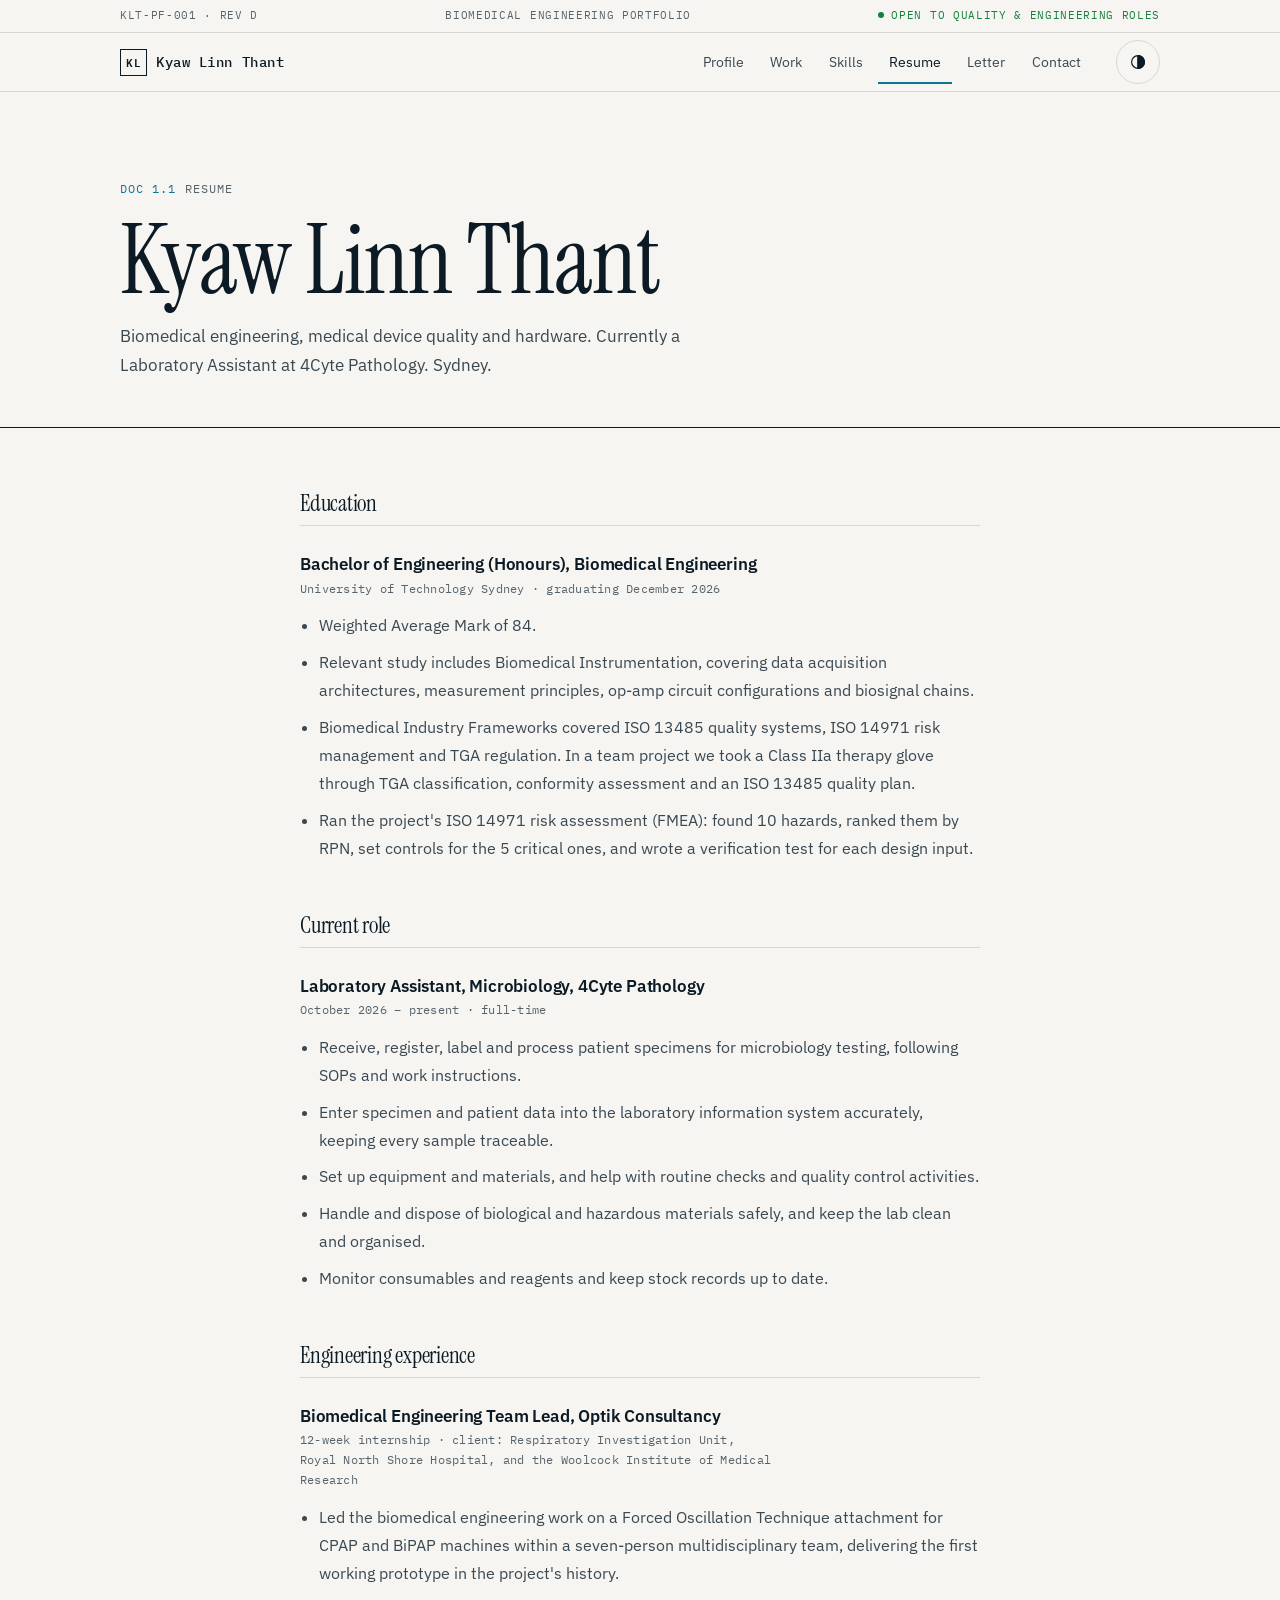
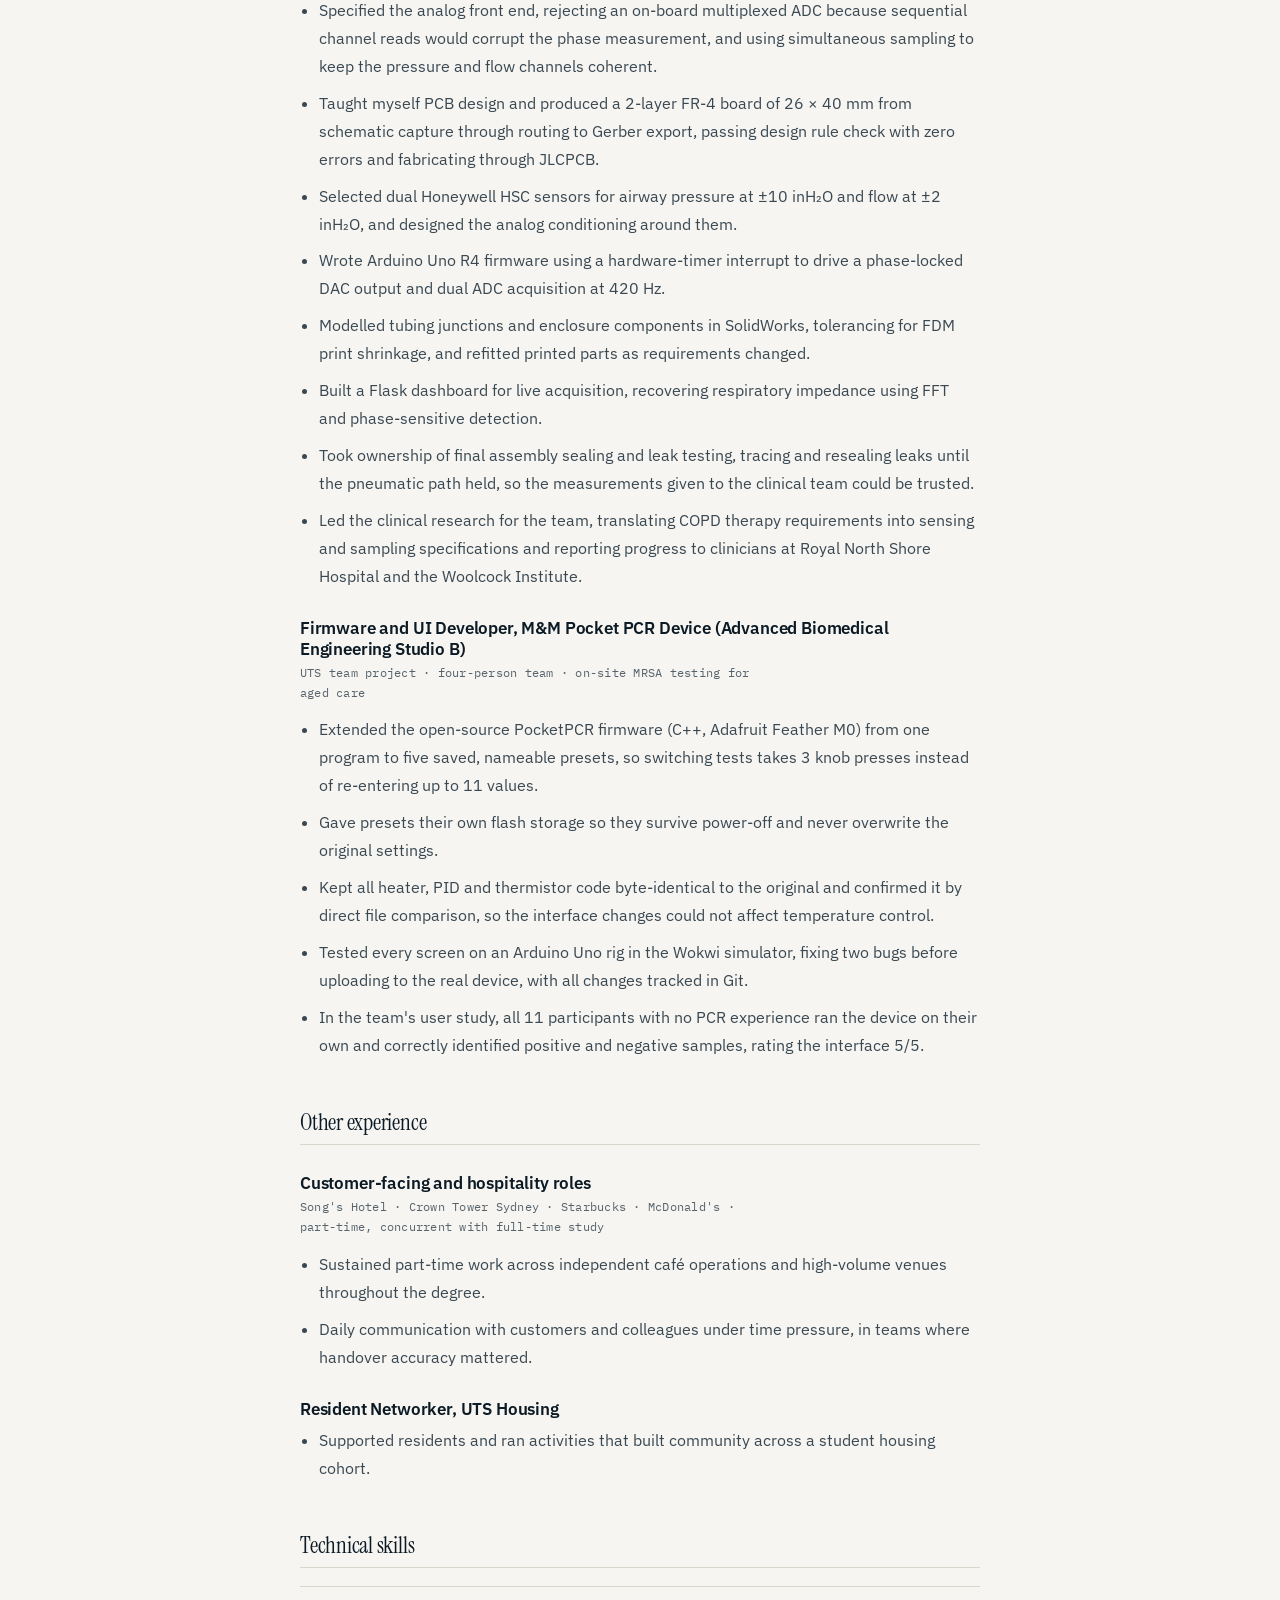
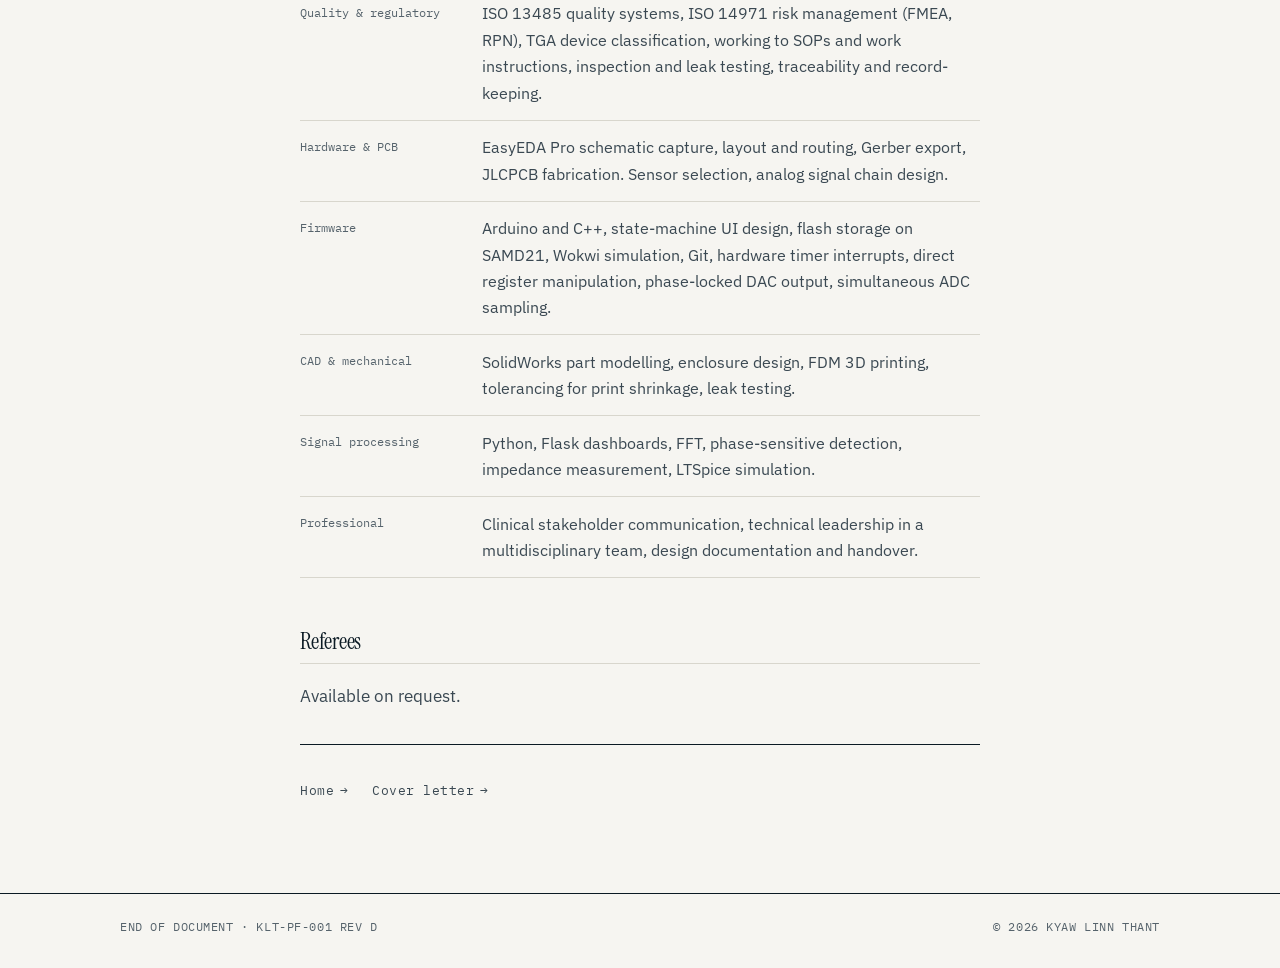
<file: resume.html>
<!DOCTYPE html>
<html lang="en">
<head>
<meta charset="UTF-8">
<meta name="viewport" content="width=device-width, initial-scale=1.0">
<title>Resume | Kyaw Linn Thant</title>
<link rel="preconnect" href="https://fonts.googleapis.com">
<link rel="preconnect" href="https://fonts.gstatic.com" crossorigin>
<link href="https://fonts.googleapis.com/css2?family=IBM+Plex+Mono:wght@400;500&family=IBM+Plex+Sans:wght@400;500;600&family=Instrument+Serif:ital@0;1&display=swap" rel="stylesheet">
<link rel="stylesheet" href="style.css">
<link rel="stylesheet" href="pages.css">
<style>
/* ===== RESUME ===== */
.page-sub {
  color: var(--text-muted); max-width: 60ch; margin-top: 1rem;
  font-size: 1.05rem; line-height: 1.7;
}
.doc h2 {
  color: var(--text); font-size: 1.45rem; letter-spacing: -0.01em;
  margin: 3.25rem 0 1.1rem; padding-bottom: 0.6rem;
  border-bottom: 1px solid var(--border);
}
.doc h2:first-child { margin-top: 0; }
.doc h3 { color: var(--text); font-size: 1.05rem; font-weight: 600; margin: 1.75rem 0 0.2rem; }
.doc .meta-line {
  font-family: var(--mono); font-size: 0.78rem; color: var(--text-dim);
  letter-spacing: 0.02em; line-height: 1.6; margin-bottom: 0.8rem;
}
.doc ul { margin: 0.4rem 0 1.2rem; padding-left: 1.2rem; }
.doc li { color: var(--text-muted); line-height: 1.75; margin-bottom: 0.55rem; }
.kv { border-top: 1px solid var(--border); margin-top: 0.8rem; }
.kv-row { display: grid; gap: 0.25rem 1.4rem; padding: 0.85rem 0; border-bottom: 1px solid var(--border); }
@media (min-width: 640px) { .kv-row { grid-template-columns: 160px 1fr; } }
.kv-key { font-family: var(--mono); font-size: 0.78rem; color: var(--text-dim); padding-top: 0.15rem; }
.kv-val { color: var(--text-muted); line-height: 1.65; }
</style>
<script>
  try { var t = localStorage.getItem('theme'); if (t) document.documentElement.dataset.theme = t; } catch (e) {}
</script>
</head>
<body>

<div class="doc-strip" aria-hidden="true">
  <div class="container">
    <span>KLT-PF-001 · Rev D</span>
    <span class="hide-sm">Biomedical engineering portfolio</span>
    <span class="status">Open to quality &amp; engineering roles</span>
  </div>
</div>

<nav class="site-nav" aria-label="Main">
  <div class="container">
    <a href="index.html" class="brand"><span class="brand-mark">KL</span><span class="brand-text">Kyaw Linn Thant</span></a>
    <ul class="nav-links">
      <li><a href="index.html#profile">Profile</a></li>
      <li><a href="index.html#work">Work</a></li>
      <li><a href="index.html#capability">Skills</a></li>
      <li><a href="resume.html" class="active" aria-current="page">Resume</a></li>
      <li><a href="letter.html">Letter</a></li>
      <li><a href="index.html#contact">Contact</a></li>
    </ul>
    <button class="theme-btn" type="button" aria-label="Switch light or dark theme">
      <svg viewBox="0 0 24 24" fill="none" stroke="currentColor" stroke-width="1.6" aria-hidden="true"><circle cx="12" cy="12" r="8.5"/><path d="M12 3.5v17" /><path d="M12 3.5a8.5 8.5 0 0 1 0 17z" fill="currentColor"/></svg>
    </button>
  </div>
</nav>

<header class="page-header">
  <div class="container">
    <p class="section-label" data-doc="DOC 1.1">Resume</p>
    <h1>Kyaw Linn Thant</h1>
    <p class="page-sub">Biomedical engineering, medical device quality and hardware. Currently a Laboratory Assistant at 4Cyte Pathology. Sydney.</p>
  </div>
</header>

<main class="doc">
  <div class="container">

  <h2>Education</h2>
  <h3>Bachelor of Engineering (Honours), Biomedical Engineering</h3>
  <p class="meta-line">University of Technology Sydney · graduating December 2026</p>
  <ul>
    <li>Weighted Average Mark of 84.</li>
    <li>Relevant study includes Biomedical Instrumentation, covering data acquisition architectures, measurement principles, op-amp circuit configurations and biosignal chains.</li>
    <li>Biomedical Industry Frameworks covered ISO 13485 quality systems, ISO 14971 risk management and TGA regulation. In a team project we took a Class IIa therapy glove through TGA classification, conformity assessment and an ISO 13485 quality plan.</li>
    <li>Ran the project's ISO 14971 risk assessment (FMEA): found 10 hazards, ranked them by RPN, set controls for the 5 critical ones, and wrote a verification test for each design input.</li>
  </ul>

  <h2>Current role</h2>
  <h3>Laboratory Assistant, Microbiology, 4Cyte Pathology</h3>
  <p class="meta-line">October 2026 – present · full-time</p>
  <ul>
    <li>Receive, register, label and process patient specimens for microbiology testing, following SOPs and work instructions.</li>
    <li>Enter specimen and patient data into the laboratory information system accurately, keeping every sample traceable.</li>
    <li>Set up equipment and materials, and help with routine checks and quality control activities.</li>
    <li>Handle and dispose of biological and hazardous materials safely, and keep the lab clean and organised.</li>
    <li>Monitor consumables and reagents and keep stock records up to date.</li>
  </ul>

  <h2>Engineering experience</h2>
  <h3>Biomedical Engineering Team Lead, Optik Consultancy</h3>
  <p class="meta-line">12-week internship · client: Respiratory Investigation Unit, Royal North Shore Hospital, and the Woolcock Institute of Medical Research</p>
  <ul>
    <li>Led the biomedical engineering work on a Forced Oscillation Technique attachment for CPAP and BiPAP machines within a seven-person multidisciplinary team, delivering the first working prototype in the project's history.</li>
    <li>Specified the analog front end, rejecting an on-board multiplexed ADC because sequential channel reads would corrupt the phase measurement, and using simultaneous sampling to keep the pressure and flow channels coherent.</li>
    <li>Taught myself PCB design and produced a 2-layer FR-4 board of 26 × 40 mm from schematic capture through routing to Gerber export, passing design rule check with zero errors and fabricating through JLCPCB.</li>
    <li>Selected dual Honeywell HSC sensors for airway pressure at ±10 inH₂O and flow at ±2 inH₂O, and designed the analog conditioning around them.</li>
    <li>Wrote Arduino Uno R4 firmware using a hardware-timer interrupt to drive a phase-locked DAC output and dual ADC acquisition at 420 Hz.</li>
    <li>Modelled tubing junctions and enclosure components in SolidWorks, tolerancing for FDM print shrinkage, and refitted printed parts as requirements changed.</li>
    <li>Built a Flask dashboard for live acquisition, recovering respiratory impedance using FFT and phase-sensitive detection.</li>
    <li>Took ownership of final assembly sealing and leak testing, tracing and resealing leaks until the pneumatic path held, so the measurements given to the clinical team could be trusted.</li>
    <li>Led the clinical research for the team, translating COPD therapy requirements into sensing and sampling specifications and reporting progress to clinicians at Royal North Shore Hospital and the Woolcock Institute.</li>
  </ul>

  <h3>Firmware and UI Developer, M&amp;M Pocket PCR Device (Advanced Biomedical Engineering Studio B)</h3>
  <p class="meta-line">UTS team project · four-person team · on-site MRSA testing for aged care</p>
  <ul>
    <li>Extended the open-source PocketPCR firmware (C++, Adafruit Feather M0) from one program to five saved, nameable presets, so switching tests takes 3 knob presses instead of re-entering up to 11 values.</li>
    <li>Gave presets their own flash storage so they survive power-off and never overwrite the original settings.</li>
    <li>Kept all heater, PID and thermistor code byte-identical to the original and confirmed it by direct file comparison, so the interface changes could not affect temperature control.</li>
    <li>Tested every screen on an Arduino Uno rig in the Wokwi simulator, fixing two bugs before uploading to the real device, with all changes tracked in Git.</li>
    <li>In the team's user study, all 11 participants with no PCR experience ran the device on their own and correctly identified positive and negative samples, rating the interface 5/5.</li>
  </ul>

  <h2>Other experience</h2>
  <h3>Customer-facing and hospitality roles</h3>
  <p class="meta-line">Song's Hotel · Crown Tower Sydney · Starbucks · McDonald's · part-time, concurrent with full-time study</p>
  <ul>
    <li>Sustained part-time work across independent café operations and high-volume venues throughout the degree.</li>
    <li>Daily communication with customers and colleagues under time pressure, in teams where handover accuracy mattered.</li>
  </ul>

  <h3>Resident Networker, UTS Housing</h3>
  <ul>
    <li>Supported residents and ran activities that built community across a student housing cohort.</li>
  </ul>

  <h2>Technical skills</h2>
  <div class="kv">
    <div class="kv-row"><span class="kv-key">Quality &amp; regulatory</span><span class="kv-val">ISO 13485 quality systems, ISO 14971 risk management (FMEA, RPN), TGA device classification, working to SOPs and work instructions, inspection and leak testing, traceability and record-keeping.</span></div>
    <div class="kv-row"><span class="kv-key">Hardware &amp; PCB</span><span class="kv-val">EasyEDA Pro schematic capture, layout and routing, Gerber export, JLCPCB fabrication. Sensor selection, analog signal chain design.</span></div>
    <div class="kv-row"><span class="kv-key">Firmware</span><span class="kv-val">Arduino and C++, state-machine UI design, flash storage on SAMD21, Wokwi simulation, Git, hardware timer interrupts, direct register manipulation, phase-locked DAC output, simultaneous ADC sampling.</span></div>
    <div class="kv-row"><span class="kv-key">CAD &amp; mechanical</span><span class="kv-val">SolidWorks part modelling, enclosure design, FDM 3D printing, tolerancing for print shrinkage, leak testing.</span></div>
    <div class="kv-row"><span class="kv-key">Signal processing</span><span class="kv-val">Python, Flask dashboards, FFT, phase-sensitive detection, impedance measurement, LTSpice simulation.</span></div>
    <div class="kv-row"><span class="kv-key">Professional</span><span class="kv-val">Clinical stakeholder communication, technical leadership in a multidisciplinary team, design documentation and handover.</span></div>
  </div>

  <h2>Referees</h2>
  <p>Available on request.</p>

  <div class="page-nav">
    <a href="index.html">Home</a>
    <a href="letter.html">Cover letter</a>
  </div>

  </div>
</main>

<footer class="site-foot">
  <div class="container">
    <span>End of document · KLT-PF-001 Rev D</span>
    <span>© 2026 Kyaw Linn Thant</span>
  </div>
</footer>

<script>
(function () {
  var btn = document.querySelector('.theme-btn');
  if (!btn) return;
  btn.addEventListener('click', function () {
    var root = document.documentElement;
    var cur = root.dataset.theme || (matchMedia('(prefers-color-scheme: dark)').matches ? 'dark' : 'light');
    var next = cur === 'dark' ? 'light' : 'dark';
    root.dataset.theme = next;
    try { localStorage.setItem('theme', next); } catch (e) {}
  });
})();
</script>

</body>
</html>
</file>
<file: style.css>
/* =========================================================
   KLT portfolio — "controlled document" design system
   Editorial grid × engineering datasheet.
   Palette: clinical teal on paper (ui-ux-pro-max: medical clinic)
   Type: Instrument Serif (display) · IBM Plex Sans · IBM Plex Mono
   ========================================================= */

*, *::before, *::after { box-sizing: border-box; margin: 0; padding: 0; }

:root {
  --bg: #F6F5F1;
  --surface: #FFFFFF;
  --surface-2: #EEEDE7;
  --figure-bg: #ECEFF2;
  --text: #0B1A24;
  --text-muted: #3A4852;
  --text-dim: #56636C;
  --border: #D8D6CD;
  --rule: #0B1A24;
  --accent: #0E7490;
  --accent-ink: #FFFFFF;
  --accent-soft: rgba(14, 116, 144, 0.09);
  --ok: #15803D;

  --serif: 'Instrument Serif', Georgia, 'Times New Roman', serif;
  --font: 'IBM Plex Sans', system-ui, sans-serif;
  --mono: 'IBM Plex Mono', ui-monospace, monospace;

  --gutter: clamp(1rem, 4vw, 2.5rem);
  --ease: cubic-bezier(0.2, 0.7, 0.2, 1);
  color-scheme: light;
}

@media (prefers-color-scheme: dark) {
  :root:not([data-theme="light"]) {
    --bg: #0B1419; --surface: #111D24; --surface-2: #16252E; --figure-bg: #DCE3E8;
    --text: #E8EEF0; --text-muted: #B3C0C6; --text-dim: #8D9CA4;
    --border: #24363F; --rule: #E8EEF0;
    --accent: #5FD0E6; --accent-ink: #062530; --accent-soft: rgba(95, 208, 230, 0.1);
    --ok: #4ADE80; color-scheme: dark;
  }
}
:root[data-theme="dark"] {
  --bg: #0B1419; --surface: #111D24; --surface-2: #16252E; --figure-bg: #DCE3E8;
  --text: #E8EEF0; --text-muted: #B3C0C6; --text-dim: #8D9CA4;
  --border: #24363F; --rule: #E8EEF0;
  --accent: #5FD0E6; --accent-ink: #062530; --accent-soft: rgba(95, 208, 230, 0.1);
  --ok: #4ADE80; color-scheme: dark;
}

html { scroll-behavior: smooth; scroll-padding-top: 5rem; }
body {
  background: var(--bg); color: var(--text);
  font-family: var(--font); font-size: 1rem; line-height: 1.6;
  -webkit-font-smoothing: antialiased; overflow-x: hidden;
}
img { max-width: 100%; display: block; }
a { color: inherit; }
:focus-visible { outline: 2px solid var(--accent); outline-offset: 3px; border-radius: 2px; }
::selection { background: var(--accent); color: var(--accent-ink); }

.container { max-width: 1120px; margin: 0 auto; padding: 0 var(--gutter); }
.mono { font-family: var(--mono); }

/* ===== DOCUMENT STRIP + NAV ===== */
.doc-strip {
  border-bottom: 1px solid var(--border);
  font-family: var(--mono); font-size: 0.7rem; letter-spacing: 0.06em; text-transform: uppercase;
  color: var(--text-dim);
}
.doc-strip .container { display: flex; min-width: 0; overflow: hidden; white-space: nowrap; gap: 1.5rem; justify-content: space-between; padding-top: 0.45rem; padding-bottom: 0.45rem; }
.doc-strip .status { color: var(--ok); }
.doc-strip .status::before { content: ''; display: inline-block; width: 6px; height: 6px; border-radius: 50%; background: currentColor; margin-right: 0.45rem; vertical-align: 1px; }

nav.site-nav {
  position: sticky; top: 0; z-index: 50;
  background: color-mix(in srgb, var(--bg) 88%, transparent);
  backdrop-filter: blur(12px); -webkit-backdrop-filter: blur(12px);
  border-bottom: 1px solid var(--border);
}
.site-nav .container { display: flex; align-items: center; gap: 1.5rem; min-height: 3.6rem; }
.brand {
  font-family: var(--mono); font-weight: 500; font-size: 0.88rem; letter-spacing: 0.04em;
  text-decoration: none; display: inline-flex; align-items: center; gap: 0.55rem; white-space: nowrap;
}
.brand-mark {
  display: inline-grid; place-items: center; width: 1.7rem; height: 1.7rem;
  border: 1.5px solid var(--text); font-size: 0.7rem; font-weight: 600;
}
.nav-links {
  display: flex; gap: 0.25rem; list-style: none; margin-left: auto; min-width: 0;
  overflow-x: auto; scrollbar-width: none;
}
.nav-links::-webkit-scrollbar { display: none; }
.nav-links a {
  display: inline-flex; align-items: center; min-height: 44px; padding: 0 0.7rem;
  font-size: 0.86rem; color: var(--text-muted); text-decoration: none; white-space: nowrap;
  transition: color 0.2s var(--ease);
}
.nav-links a:hover { color: var(--text); }
.nav-links a.active { color: var(--text); box-shadow: inset 0 -2px 0 var(--accent); }
.theme-btn {
  flex: none; width: 44px; height: 44px; border: 1px solid var(--border); background: transparent;
  color: var(--text); cursor: pointer; display: grid; place-items: center; border-radius: 50%;
  transition: border-color 0.2s var(--ease);
}
.theme-btn:hover { border-color: var(--text); }
.theme-btn svg { width: 18px; height: 18px; }

/* ===== TYPE ===== */
.label {
  font-family: var(--mono); font-size: 0.74rem; letter-spacing: 0.08em; text-transform: uppercase;
  color: var(--text-dim);
}
.label .num { color: var(--accent); margin-right: 0.6rem; }
h1, h2 { font-family: var(--serif); font-weight: 400; letter-spacing: -0.01em; }
h2 { font-size: clamp(2.1rem, 4.6vw, 3.4rem); line-height: 1.02; }
h2 em, h1 em { font-style: italic; color: var(--accent); }
h3 { font-family: var(--font); font-weight: 600; font-size: 1.3rem; letter-spacing: -0.01em; line-height: 1.25; }
p { max-width: 68ch; }

/* ===== HERO ===== */
.hero { padding: clamp(3rem, 9vw, 7rem) 0 clamp(2.5rem, 6vw, 4.5rem); position: relative; }
.hero-grid { display: grid; grid-template-columns: minmax(0, 1.45fr) minmax(0, 1fr); gap: clamp(2rem, 5vw, 4.5rem); align-items: end; }
.hero h1 {
  font-size: clamp(3.4rem, 10.5vw, 8.2rem); line-height: 0.9; margin: 1.4rem 0 1.6rem;
}
.hero h1 .line { display: block; }
.hero-lede { font-size: clamp(1.1rem, 2vw, 1.35rem); color: var(--text-muted); line-height: 1.5; max-width: 34ch; }
.hero-cta { display: flex; flex-wrap: wrap; gap: 0.75rem; margin-top: 2rem; }
.btn {
  display: inline-flex; align-items: center; gap: 0.6rem; min-height: 48px; padding: 0 1.35rem;
  font-family: var(--mono); font-size: 0.82rem; letter-spacing: 0.04em; text-decoration: none;
  border: 1.5px solid var(--text); transition: background 0.2s var(--ease), color 0.2s var(--ease), transform 0.2s var(--ease);
}
.btn-solid { background: var(--text); color: var(--bg); }
.btn-solid:hover { background: var(--accent); border-color: var(--accent); color: var(--accent-ink); }
.btn-line { color: var(--text); }
.btn-line:hover { background: var(--text); color: var(--bg); }
.btn .arr { transition: transform 0.2s var(--ease); }
.btn:hover .arr { transform: translateX(3px); }

/* spec sheet */
.spec-sheet { border: 1.5px solid var(--rule); background: var(--surface); }
.spec-sheet-head {
  display: flex; justify-content: space-between; padding: 0.6rem 0.9rem;
  border-bottom: 1.5px solid var(--rule); font-family: var(--mono); font-size: 0.7rem;
  letter-spacing: 0.08em; text-transform: uppercase;
}
.spec-sheet dl { display: grid; grid-template-columns: auto 1fr; }
.spec-sheet dt, .spec-sheet dd { padding: 0.75rem 0.9rem; border-bottom: 1px solid var(--border); }
.spec-sheet dt { font-family: var(--mono); font-size: 0.72rem; letter-spacing: 0.06em; text-transform: uppercase; color: var(--text-dim); border-right: 1px solid var(--border); padding-top: 0.9rem; }
.spec-sheet dd { font-size: 0.93rem; color: var(--text); }
.spec-sheet dd small { display: block; color: var(--text-dim); font-size: 0.8rem; }
.spec-sheet dl > :nth-last-child(-n+2) { border-bottom: 0; }

/* oscilloscope trace */
.trace { margin-top: clamp(2.5rem, 6vw, 4rem); border-top: 1.5px solid var(--rule); border-bottom: 1px solid var(--border); position: relative; }
.trace svg { width: 100%; height: clamp(70px, 10vw, 120px); display: block; }
.trace .grid-line { stroke: var(--border); stroke-width: 1; }
.trace .wave { fill: none; stroke: var(--accent); stroke-width: 2; stroke-dasharray: 2400; stroke-dashoffset: 2400; animation: draw 3.2s var(--ease) 0.3s forwards; }
.trace .wave-2 { fill: none; stroke: var(--text-dim); stroke-width: 1.25; stroke-dasharray: 2400; stroke-dashoffset: 2400; animation: draw 3.2s var(--ease) 0.7s forwards; }
.trace-cap { position: absolute; right: 0; bottom: 0.4rem; font-family: var(--mono); font-size: 0.66rem; letter-spacing: 0.06em; color: var(--text-dim); text-transform: uppercase; background: var(--bg); padding-left: 0.5rem; }
@keyframes draw { to { stroke-dashoffset: 0; } }

/* ===== METRICS ===== */
.metrics { display: grid; grid-template-columns: repeat(4, 1fr); border-bottom: 1px solid var(--border); }
.metric { padding: 1.6rem 1.2rem 1.6rem 0; border-right: 1px solid var(--border); }
.metric + .metric { padding-left: 1.2rem; }
.metric:last-child { border-right: 0; }
.metric-val { font-family: var(--mono); font-weight: 400; font-size: clamp(2rem, 4.4vw, 3rem); line-height: 1; letter-spacing: -0.03em; }
.metric-val sup { font-family: var(--mono); font-size: 0.85rem; color: var(--accent); vertical-align: top; margin-left: 0.2rem; }
.metric-lbl { margin-top: 0.6rem; font-size: 0.86rem; color: var(--text-muted); line-height: 1.4; }

/* ===== SECTIONS ===== */
.section { padding: clamp(4rem, 9vw, 7rem) 0; border-top: 1.5px solid var(--rule); }
.section-head { display: grid; grid-template-columns: minmax(0, 1fr) minmax(0, 2fr); gap: 2rem; margin-bottom: clamp(2.5rem, 5vw, 4rem); align-items: start; }
.section-head .label { padding-top: 0.9rem; }

/* profile */
.profile-body { display: grid; grid-template-columns: minmax(0, 1fr) minmax(0, 2fr); gap: 2rem; }
.profile-body .prose p { font-size: 1.08rem; color: var(--text-muted); line-height: 1.75; }
.profile-body .prose p + p { margin-top: 1.1rem; }
.profile-body .prose p:first-child { font-size: 1.3rem; color: var(--text); line-height: 1.55; }
.pull {
  font-family: var(--serif); font-style: italic; font-size: 1.55rem; line-height: 1.3;
  border-left: 2px solid var(--accent); padding-left: 1.1rem; color: var(--text); align-self: start;
}

/* ===== WORK ===== */
.project { display: grid; grid-template-columns: minmax(0, 1.15fr) minmax(0, 1fr); gap: clamp(1.75rem, 4vw, 3.5rem); padding: clamp(2.5rem, 5vw, 3.5rem) 0; border-top: 1px solid var(--border); }
.project:first-of-type { border-top: 0; padding-top: 0; }
.project.flip .project-fig { order: 2; }
.project-fig { margin: 0; }
.fig-frame { background: var(--figure-bg); border: 1px solid var(--border); aspect-ratio: 4 / 3; overflow: hidden; position: relative; }
.fig-frame img { width: 100%; height: 100%; object-fit: contain; padding: 6%; transition: transform 0.6s var(--ease); }
.fig-frame.cover img { object-fit: cover; padding: 0; }
.project:hover .fig-frame img { transform: scale(1.025); }
.fig-frame .corner { position: absolute; top: 0.6rem; left: 0.6rem; font-family: var(--mono); font-size: 0.66rem; letter-spacing: 0.06em; background: var(--text); color: var(--bg); padding: 0.2rem 0.45rem; }
figcaption { margin-top: 0.7rem; font-family: var(--mono); font-size: 0.74rem; color: var(--text-dim); line-height: 1.5; }
figcaption b { color: var(--text); font-weight: 500; }
.thumbs { display: grid; grid-template-columns: repeat(3, 1fr); gap: 0.5rem; margin-top: 0.75rem; }
.thumbs .fig-frame { aspect-ratio: 4 / 3; }
.thumbs .fig-frame img { padding: 4%; }

.project-meta { display: flex; flex-wrap: wrap; gap: 0.4rem; margin-bottom: 1rem; }
.chip { font-family: var(--mono); font-size: 0.7rem; letter-spacing: 0.05em; text-transform: uppercase; padding: 0.25rem 0.55rem; border: 1px solid var(--border); color: var(--text-muted); }
.chip.live { border-color: var(--accent); color: var(--accent); }
.chip.done { border-color: var(--ok); color: var(--ok); }
.project h3 { font-family: var(--serif); font-weight: 400; font-size: clamp(1.9rem, 3.6vw, 2.6rem); line-height: 1.05; letter-spacing: -0.005em; }
.project-desc { margin-top: 0.9rem; color: var(--text-muted); font-size: 1.02rem; line-height: 1.7; }
.kpis { display: grid; grid-template-columns: repeat(3, 1fr); margin-top: 1.5rem; border-top: 1.5px solid var(--rule); border-bottom: 1px solid var(--border); }
.kpi { padding: 0.9rem 0.6rem 0.9rem 0; }
.kpi + .kpi { padding-left: 0.8rem; border-left: 1px solid var(--border); }
.kpi-val { font-family: var(--mono); font-size: 1.15rem; font-weight: 500; color: var(--text); }
.kpi-lbl { font-size: 0.78rem; color: var(--text-dim); line-height: 1.35; margin-top: 0.2rem; }

details.spec { margin-top: 1.25rem; }
details.spec summary {
  list-style: none; cursor: pointer; display: inline-flex; align-items: center; gap: 0.6rem; min-height: 44px;
  font-family: var(--mono); font-size: 0.8rem; letter-spacing: 0.04em; color: var(--text);
  border-bottom: 1.5px solid var(--text);
}
details.spec summary::-webkit-details-marker { display: none; }
details.spec summary .plus { transition: transform 0.25s var(--ease); display: inline-block; }
details.spec[open] summary .plus { transform: rotate(45deg); }
details.spec summary:hover { color: var(--accent); border-color: var(--accent); }
.spec-rows { margin-top: 0.9rem; }
.spec-row { display: grid; grid-template-columns: 7.5rem 1fr; gap: 1rem; padding: 0.75rem 0; border-bottom: 1px solid var(--border); }
.spec-key { font-family: var(--mono); font-size: 0.7rem; color: var(--text-dim); letter-spacing: 0.06em; text-transform: uppercase; padding-top: 0.15rem; }
.spec-val { font-size: 0.92rem; color: var(--text-muted); line-height: 1.6; }

/* ===== CAPABILITY MATRIX ===== */
.matrix { display: grid; grid-template-columns: repeat(3, 1fr); border-top: 1.5px solid var(--rule); border-left: 1px solid var(--border); }
.cap { padding: 1.6rem 1.4rem 1.8rem; border-right: 1px solid var(--border); border-bottom: 1px solid var(--border); background: var(--bg); transition: background 0.25s var(--ease); }
.cap:hover { background: var(--surface); }
.cap.feature { background: var(--accent-soft); }
.cap-id { font-family: var(--mono); font-size: 0.72rem; color: var(--accent); letter-spacing: 0.06em; }
.cap h3 { font-size: 1.08rem; margin: 0.5rem 0 0.8rem; }
.cap ul { list-style: none; }
.cap li { font-size: 0.9rem; color: var(--text-muted); padding: 0.3rem 0; border-top: 1px dashed var(--border); line-height: 1.45; }
.cap li:first-child { border-top: 0; }

/* ===== REVISION HISTORY ===== */
.rev-table { width: 100%; border-collapse: collapse; border-top: 1.5px solid var(--rule); }
.rev-table th { text-align: left; font-family: var(--mono); font-weight: 500; font-size: 0.7rem; letter-spacing: 0.08em; text-transform: uppercase; color: var(--text-dim); padding: 0.7rem 1rem 0.7rem 0; border-bottom: 1px solid var(--border); }
.rev-table td { padding: 1.15rem 1rem 1.15rem 0; border-bottom: 1px solid var(--border); vertical-align: top; }
.rev-table .rev { font-family: var(--mono); font-size: 0.9rem; color: var(--accent); width: 4.5rem; }
.rev-table .date { font-family: var(--mono); font-size: 0.8rem; color: var(--text-dim); white-space: nowrap; width: 10rem; }
.rev-table .what b { display: block; font-weight: 600; }
.rev-table .what span { color: var(--text-muted); font-size: 0.93rem; }
.rev-table tr.current .rev::after { content: ' ●'; color: var(--ok); font-size: 0.7rem; }

/* ===== CONTACT ===== */
.contact h2 { font-size: clamp(3rem, 9vw, 6.5rem); line-height: 0.95; }
.contact-sub { margin-top: 1.2rem; color: var(--text-muted); font-size: 1.1rem; }
.contact-list { margin-top: 2.5rem; border-top: 1.5px solid var(--rule); }
.contact-row {
  display: grid; grid-template-columns: 9rem 1fr auto; gap: 1rem; align-items: center;
  padding: 1.2rem 0; border-bottom: 1px solid var(--border); text-decoration: none; min-height: 44px;
  transition: padding 0.25s var(--ease), color 0.2s var(--ease);
}
.contact-row:hover { padding-left: 0.6rem; color: var(--accent); }
.contact-row .k { font-family: var(--mono); font-size: 0.74rem; letter-spacing: 0.08em; text-transform: uppercase; color: var(--text-dim); }
.contact-row .v { font-size: clamp(1rem, 2.4vw, 1.35rem); overflow-wrap: anywhere; }
.contact-row .arr { font-family: var(--mono); }

/* ===== FOOTER ===== */
footer.site-foot { border-top: 1.5px solid var(--rule); padding: 1.5rem 0 2rem; }
.site-foot .container { display: flex; flex-wrap: wrap; gap: 0.75rem 2rem; justify-content: space-between; font-family: var(--mono); font-size: 0.72rem; letter-spacing: 0.05em; text-transform: uppercase; color: var(--text-dim); }

/* ===== REVEAL ===== */
.reveal { opacity: 0; transform: translateY(18px); transition: opacity 0.7s var(--ease), transform 0.7s var(--ease); }
.reveal.visible { opacity: 1; transform: none; }
.no-js .reveal { opacity: 1; transform: none; }
@media (prefers-reduced-motion: reduce) {
  html { scroll-behavior: auto; }
  .reveal { opacity: 1; transform: none; transition: none; }
  .trace .wave, .trace .wave-2 { animation: none; stroke-dashoffset: 0; }
  * { transition-duration: 0.01ms !important; }
}

/* ===== RESPONSIVE ===== */
@media (max-width: 900px) {
  .hero-grid, .section-head, .profile-body, .project { grid-template-columns: 1fr; }
  .project.flip .project-fig { order: 0; }
  .section-head { gap: 0.75rem; }
  .section-head .label { padding-top: 0; }
  .matrix { grid-template-columns: 1fr 1fr; }
  .metrics { grid-template-columns: 1fr 1fr; }
  .metric:nth-child(2) { border-right: 0; }
  .metric:nth-child(-n+2) { border-bottom: 1px solid var(--border); }
  .metric:nth-child(3) { padding-left: 0; }
}
@media (max-width: 600px) {
  .doc-strip .hide-sm, .doc-strip span:first-child { display: none; }
  .doc-strip .container { justify-content: flex-start; }
  .brand-text { display: none; }
  .site-nav .container { gap: 0.5rem; }
  .nav-links a { padding: 0 0.5rem; font-size: 0.82rem; }
  .matrix { grid-template-columns: 1fr; }
  .kpis { grid-template-columns: 1fr; }
  .kpi + .kpi { padding-left: 0; border-left: 0; border-top: 1px solid var(--border); }
  .spec-row { grid-template-columns: 1fr; gap: 0.2rem; }
  .rev-table thead { display: none; }
  .rev-table tr { display: grid; grid-template-columns: auto 1fr; gap: 0 1rem; border-bottom: 1px solid var(--border); padding: 1rem 0; }
  .rev-table td { border: 0; padding: 0; width: auto !important; }
  .rev-table td.what { grid-column: 1 / -1; margin-top: 0.4rem; }
  .contact-row { grid-template-columns: 1fr auto; }
  .contact-row .k { grid-column: 1 / -1; }
}
</file>
<file: pages.css>
/* ===== SUBPAGES (resume, reflection, letter) ===== */
.page-header { padding: clamp(3rem, 8vw, 5.5rem) 0 clamp(2rem, 4vw, 3rem); border-bottom: 1.5px solid var(--rule); }
.page-header .section-label {
  font-family: var(--mono); font-size: 0.74rem; letter-spacing: 0.08em; text-transform: uppercase; color: var(--text-dim);
}
.page-header .section-label::before { content: attr(data-doc); color: var(--accent); margin-right: 0.6rem; }
.page-header h1 { font-size: clamp(3rem, 9vw, 6rem); line-height: 0.95; margin-top: 1rem; }

main.doc { padding: clamp(2.5rem, 6vw, 4rem) 0 5rem; }
main.doc .container { max-width: 760px; }
.doc p { color: var(--text-muted); font-size: 1.04rem; line-height: 1.8; margin-bottom: 1.3rem; }
.doc strong { color: var(--text); font-weight: 600; }
.doc a { color: var(--accent); text-underline-offset: 3px; }

/* question labels (reflection.html) */
.doc .qn {
  color: var(--text); font-family: var(--serif); font-weight: 400; font-size: 1.7rem; line-height: 1.2;
  margin-top: 3.25rem; margin-bottom: 1rem; padding-top: 1.5rem; border-top: 1px solid var(--border); max-width: none;
}
.doc .qn:first-child { margin-top: 0; padding-top: 0; border-top: 0; }

/* selection-criteria blocks (letter.html) */
.crit { border: 1px solid var(--border); border-top: 1.5px solid var(--rule); background: var(--surface); padding: clamp(1.25rem, 3vw, 2rem); margin-bottom: 2rem; }
.crit h3 { color: var(--text); font-size: 1.12rem; margin-bottom: 0.4rem; line-height: 1.4; }
.crit p:last-child { margin-bottom: 0; }
.star-key {
  display: block; font-family: var(--mono); font-size: 0.7rem; color: var(--accent);
  letter-spacing: 0.1em; text-transform: uppercase; margin: 1.1rem 0 0.4rem;
}
.crit h3 + .star-key { margin-top: 1.25rem; }

.draft { border: 1px dashed #DC2626; padding: 1rem; margin-bottom: 1.5rem; color: #DC2626; }

/* bottom page-to-page nav */
.page-nav { display: flex; flex-wrap: wrap; gap: 0.5rem 1.5rem; margin-top: 2rem; padding-top: 1.5rem; border-top: 1.5px solid var(--rule); }
.page-nav a {
  display: inline-flex; align-items: center; min-height: 44px;
  font-family: var(--mono); font-size: 0.82rem; color: var(--text-muted); letter-spacing: 0.04em; text-decoration: none;
}
.page-nav a::after { content: ' →'; margin-left: 0.35rem; }
.page-nav a:hover { color: var(--accent); }
</file>
